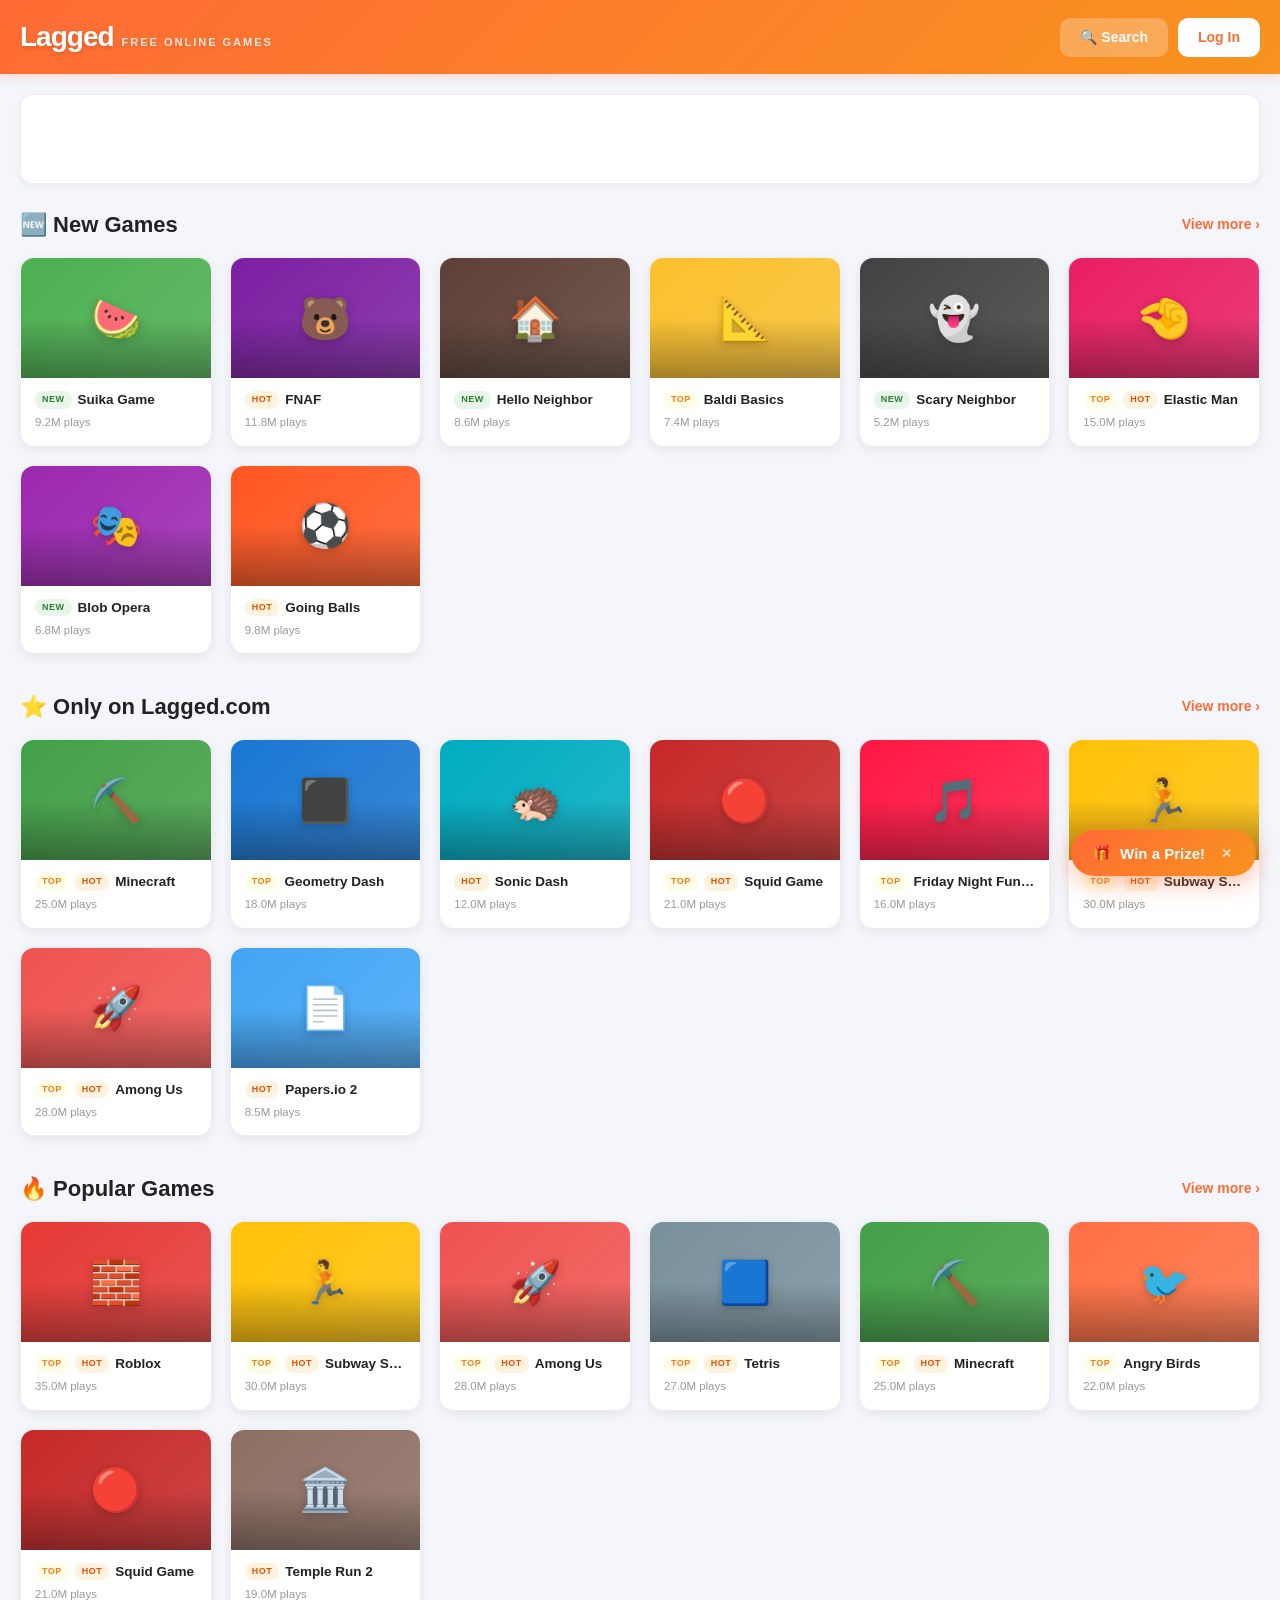
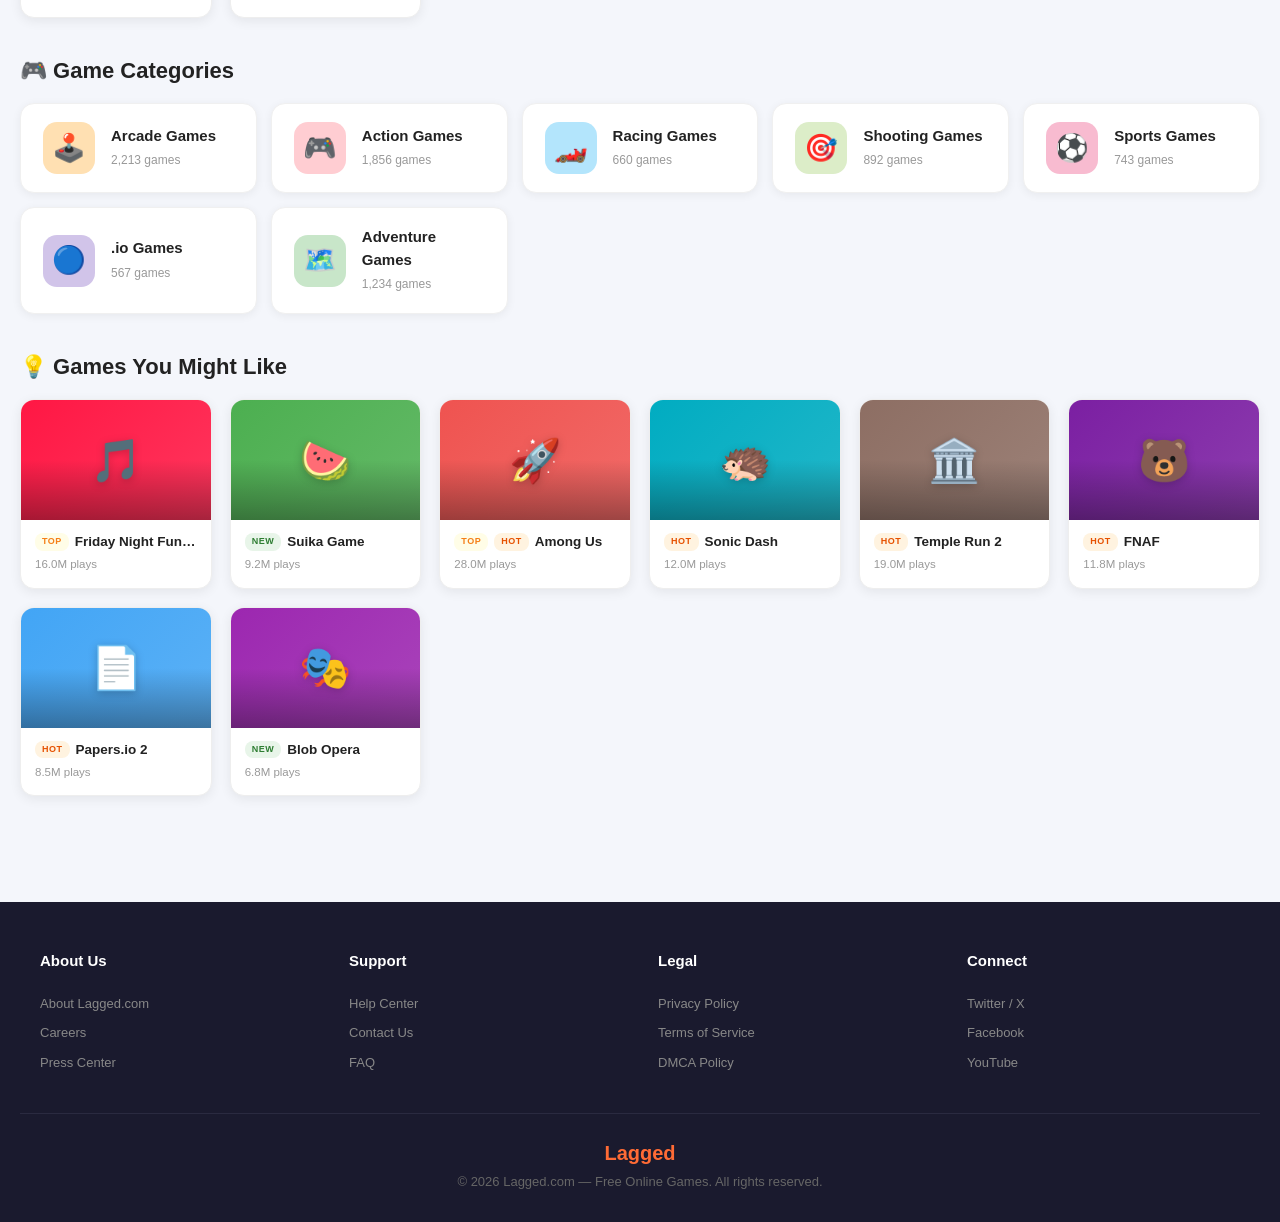
<file: index.html>
<!DOCTYPE html>
<html lang="en">
<head>
    <meta charset="UTF-8">
    <meta name="viewport" content="width=device-width, initial-scale=1.0">
    <title>Free Online Games - Play Now</title>
    <style>
        * { margin: 0; padding: 0; box-sizing: border-box; }
        body { font-family: -apple-system, BlinkMacSystemFont, 'Segoe UI', Arial, sans-serif; background: #f4f6fb; color: #222; line-height: 1.5; }
        a { text-decoration: none; color: inherit; }

        .header { background: linear-gradient(135deg, #ff6b35 0%, #f7931e 100%); padding: 16px 20px; position: sticky; top: 0; z-index: 100; box-shadow: 0 2px 12px rgba(255,107,53,0.25); }
        .header-inner { max-width: 1400px; margin: 0 auto; display: flex; align-items: center; justify-content: space-between; }
        .logo { font-size: 28px; font-weight: 900; color: #fff; letter-spacing: -1px; text-shadow: 0 2px 4px rgba(0,0,0,0.15); }
        .logo span { font-size: 11px; font-weight: 600; opacity: 0.85; letter-spacing: 2px; margin-left: 8px; }
        .header-actions { display: flex; gap: 10px; }
        .btn { padding: 9px 20px; border-radius: 10px; cursor: pointer; font-size: 14px; border: none; font-weight: 700; transition: transform 0.15s; }
        .btn:hover { transform: scale(1.05); }
        .btn-primary { background: #fff; color: #ff6b35; }
        .btn-outline { background: rgba(255,255,255,0.25); color: #fff; backdrop-filter: blur(4px); }

        /* Ad Banner */
        .ad-banner { background: #fff; border-radius: 12px; padding: 12px; text-align: center; margin-bottom: 24px; border: 2px dashed #dde2f0; color: #bbb; font-size: 13px; min-height: 90px; display: flex; align-items: center; justify-content: center; }

        .main { max-width: 1400px; margin: 0 auto; padding: 20px; }

        .game-section { margin-bottom: 36px; }
        .section-header { display: flex; justify-content: space-between; align-items: center; margin-bottom: 16px; }
        .section-title { font-size: 22px; font-weight: 800; color: #222; display: flex; align-items: center; gap: 8px; }
        .section-link { color: #ff6b35; font-size: 14px; font-weight: 700; }
        .section-link:hover { text-decoration: underline; }

        /* Game Cards */
        .game-scroll { display: grid; grid-template-columns: repeat(auto-fill, minmax(170px, 1fr)); gap: 18px; }
        .game-card { background: #fff; border-radius: 14px; overflow: hidden; cursor: pointer; transition: all 0.25s ease; box-shadow: 0 3px 12px rgba(0,0,0,0.07); border: 1px solid #eee; }
        .game-card:hover { transform: translateY(-5px); box-shadow: 0 10px 28px rgba(0,0,0,0.14); }
        /* 图片区域 - 纯色渐变背景，不依赖外部图 */
        .game-thumb { width: 100%; height: 120px; display: flex; align-items: center; justify-content: center; font-size: 42px; position: relative; overflow: hidden; }
        .game-thumb::after { content: ''; position: absolute; inset: 0; background: linear-gradient(180deg, transparent 50%, rgba(0,0,0,0.35) 100%); }
        .thumb-emoji { position: relative; z-index: 1; filter: drop-shadow(0 2px 4px rgba(0,0,0,0.2)); }
        .game-card-info { padding: 12px 14px 14px; }
        .card-top { display: flex; align-items: center; gap: 6px; margin-bottom: 4px; }
        .tag { display: inline-block; padding: 2px 7px; border-radius: 8px; font-size: 9px; font-weight: 800; letter-spacing: 0.5px; }
        .tag-new { background: #e8f5e9; color: #2e7d32; }
        .tag-hot { background: #fff3e0; color: #e65100; }
        .tag-top { background: #fffde7; color: #f57f17; }
        .game-card-title { font-size: 13.5px; font-weight: 800; color: #222; white-space: nowrap; overflow: hidden; text-overflow: ellipsis; }
        .game-card-meta { font-size: 11.5px; color: #999; margin-top: 3px; font-weight: 500; }

        /* Category Cards */
        .category-grid { display: grid; grid-template-columns: repeat(auto-fill, minmax(210px, 1fr)); gap: 14px; margin-bottom: 30px; }
        .category-card { background: #fff; border-radius: 14px; padding: 18px 22px; display: flex; align-items: center; gap: 16px; cursor: pointer; transition: all 0.25s ease; box-shadow: 0 2px 10px rgba(0,0,0,0.06); border: 1px solid #f0f0f0; }
        .category-card:hover { transform: translateY(-3px); box-shadow: 0 6px 22px rgba(0,0,0,0.1); border-color: #ff6b35; }
        .cat-icon-wrap { width: 52px; height: 52px; border-radius: 14px; display: flex; align-items: center; justify-content: center; font-size: 26px; flex-shrink: 0; }
        .cat-icon-text { font-size: 27px; }
        .category-info h4 { font-size: 15px; font-weight: 800; }
        .category-info span { font-size: 12px; color: #999; font-weight: 500; }

        /* Search */
        .search-modal { position: fixed; inset: 0; background: rgba(255,255,255,0.97); z-index: 200; display: none; align-items: flex-start; justify-content: center; padding-top: 100px; backdrop-filter: blur(8px); }
        .search-modal.active { display: flex; animation: fadeIn 0.2s ease; }
        @keyframes fadeIn { from{opacity:0} to{opacity:1} }
        .search-input-wrap { width: 100%; max-width: 580px; padding: 0 20px; position: relative; }
        .search-input-wrap input { width: 100%; padding: 20px 25px 20px 55px; font-size: 22px; background: #fff; border: 3px solid #e0e4ef; border-radius: 18px; outline: none; font-family: inherit; transition: border-color 0.2s; }
        .search-input-wrap input:focus { border-color: #ff6b35; }
        .search-input-wrap::before { content: '\1F50D'; position: absolute; left: 32px; top: 52%; transform: translateY(-50%); font-size: 22px; pointer-events: none; }
        .search-close { position: absolute; top: 24px; right: 24px; width: 46px; height: 46px; border-radius: 50%; background: #f0f0f0; border: none; font-size: 20px; cursor: pointer; }
        #searchResults { max-height: 420px; overflow-y: auto; padding: 12px 20px; width: 100%; max-width: 580px; }
        .search-item { padding: 14px 18px; background: #fff; margin-bottom: 8px; border-radius: 12px; cursor: pointer; font-weight: 600; box-shadow: 0 1px 4px rgba(0,0,0,0.06); transition: all 0.15s; }
        .search-item:hover { background: #fff8f5; transform: translateX(4px); }

        /* Modal */
        .modal-overlay { position: fixed; inset: 0; background: rgba(0,0,0,0.55); z-index: 300; display: none; align-items: center; justify-content: center; backdrop-filter: blur(4px); }
        .modal-overlay.active { display: flex; animation: fadeIn 0.25s ease; }
        .modal-box { background: #fff; border-radius: 20px; max-width: 500px; width: 92%; overflow: hidden; box-shadow: 0 20px 60px rgba(0,0,0,0.3); }
        .modal-thumb { height: 200px; display: flex; align-items: center; justify-content: center; font-size: 72px; position: relative; }
        .modal-thumb::after { content:'';position:absolute;inset:0;background:linear-gradient(180deg,transparent 40%,rgba(0,0,0,0.45) 100%); }
        .modal-body { padding: 24px 28px 28px; }
        .modal-title { font-size: 26px; font-weight: 900; margin-bottom: 6px; }
        .modal-cat { color: #888; font-size: 15px; font-weight: 600; margin-bottom: 14px; }
        .modal-desc { color: #555; font-size: 14.5px; line-height: 1.65; margin-bottom: 24px; }
        .modal-btns { display: flex; gap: 12px; }
        .modal-btn { flex: 1; padding: 14px; border: none; border-radius: 12px; font-size: 16px; font-weight: 800; cursor: pointer; transition: all 0.2s; }
        .modal-btn:hover { transform: scale(1.03); }
        .btn-play { background: linear-gradient(135deg,#ff6b35,#f7931e); color: #fff; }
        .btn-like { background: #f4f6fb; color: #555; }

        /* Floating Ad Button */
        .ad-float-btn {
            position: fixed;
            bottom: 24px;
            right: 24px;
            z-index: 9999;
            background: linear-gradient(135deg, #ff6b35, #f7931e);
            color: #fff;
            border: none;
            border-radius: 50px;
            padding: 14px 22px;
            font-size: 15px;
            font-weight: 800;
            cursor: pointer;
            box-shadow: 0 6px 24px rgba(255,107,53,0.45);
            display: flex;
            align-items: center;
            gap: 8px;
            animation: adPulse 2.5s ease-in-out infinite;
            transition: transform 0.15s;
        }
        .ad-float-btn:hover { transform: scale(1.07); }
        .ad-float-btn .ad-close {
            margin-left: 6px;
            opacity: 0.7;
            font-size: 13px;
            line-height: 1;
            padding: 0 2px;
        }
        .ad-float-btn .ad-close:hover { opacity: 1; }
        @keyframes adPulse {
            0%,100% { box-shadow: 0 6px 24px rgba(255,107,53,0.45); }
            50% { box-shadow: 0 8px 32px rgba(255,107,53,0.75); transform: translateY(-2px); }
        }

        /* Ad Overlay (插屏广告遮罩) */
        .ad-overlay {
            position: fixed;
            inset: 0;
            background: rgba(0,0,0,0.7);
            z-index: 10000;
            display: none;
            align-items: center;
            justify-content: center;
            backdrop-filter: blur(4px);
            animation: fadeIn 0.25s ease;
        }
        .ad-overlay.active { display: flex; }
        .ad-overlay-box {
            background: #fff;
            border-radius: 20px;
            max-width: 420px;
            width: 92%;
            overflow: hidden;
            box-shadow: 0 24px 60px rgba(0,0,0,0.4);
            position: relative;
        }
        .ad-overlay-header {
            background: linear-gradient(135deg,#ff6b35,#f7931e);
            padding: 18px 24px 14px;
            display: flex;
            align-items: center;
            justify-content: space-between;
        }
        .ad-overlay-header h3 { color: #fff; font-size: 17px; font-weight: 900; }
        .ad-overlay-close {
            background: rgba(255,255,255,0.25);
            border: none;
            border-radius: 50%;
            width: 32px;
            height: 32px;
            color: #fff;
            font-size: 16px;
            cursor: pointer;
            display: flex;
            align-items: center;
            justify-content: center;
        }
        .ad-overlay-body {
            padding: 20px;
            min-height: 200px;
            display: flex;
            flex-direction: column;
            align-items: center;
            justify-content: center;
            gap: 14px;
        }
        .ad-overlay-banner { width: 100%; min-height: 120px; background: #f4f6fb; border-radius: 10px; display: flex; align-items: center; justify-content: center; color: #bbb; font-size: 13px; overflow: hidden; }
        .ad-overlay-cta {
            width: 100%;
            padding: 14px;
            background: linear-gradient(135deg,#ff6b35,#f7931e);
            color: #fff;
            border: none;
            border-radius: 12px;
            font-size: 16px;
            font-weight: 800;
            cursor: pointer;
            transition: transform 0.15s;
        }
        .ad-overlay-cta:hover { transform: scale(1.03); }

        /* Top Ad Banner (真实广告容器) */
        .ad-banner-top {
            background: #fff;
            border-radius: 12px;
            padding: 8px;
            text-align: center;
            margin-bottom: 24px;
            min-height: 90px;
            display: flex;
            align-items: center;
            justify-content: center;
            overflow: hidden;
            border: 1px solid #eee;
            box-shadow: 0 2px 8px rgba(0,0,0,0.05);
        }

        /* Footer */
        .footer { background: #1a1a2e; color: #aaa; padding: 48px 20px 30px; margin-top: 50px; }
        .footer-inner { max-width: 1200px; margin: 0 auto; display: grid; grid-template-columns: repeat(4, 1fr); gap: 36px; }
        .footer-col h4 { color: #fff; font-size: 15px; font-weight: 800; margin-bottom: 16px; }
        .footer-col a { display: block; color: #888; font-size: 13px; padding: 5px 0; transition: color 0.2s; }
        .footer-col a:hover { color: #ff6b35; }
        .footer-bottom { text-align: center; margin-top: 36px; padding-top: 24px; border-top: 1px solid #2a2a40; color: #666; font-size: 13px; }
        .footer-brand { font-size: 20px; font-weight: 900; color: #ff6b35; margin-bottom: 4px; }
    </style>
</head>
<body>

<!-- Header -->
<header class="header">
    <div class="header-inner">
        <div class="logo">Lagged<span>FREE ONLINE GAMES</span></div>
        <div class="header-actions">
            <button class="btn btn-outline" onclick="document.getElementById('searchModal').classList.add('active')">🔍 Search</button>
            <a href="#" class="btn btn-primary">Log In</a>
        </div>
    </div>
</header>

<!-- Search Modal -->
<div class="search-modal" id="searchModal">
    <button class="search-close" onclick="document.getElementById('searchModal').classList.remove('active')">✕</button>
    <div class="search-container">
        <div class="search-input-wrap">
            <input type="text" placeholder="Search games..." id="searchInput" oninput="handleSearch(event)">
        </div>
        <div id="searchResults"></div>
    </div>
</div>

<!-- Main -->
<main class="main">

    <!-- 顶部广告横幅 (nap5k banner) -->
    <div class="ad-banner-top">
        <div id="adBannerSlot" style="width:100%;text-align:center;"></div>
    </div>

    <!-- New Games -->
    <section class="game-section">
        <div class="section-header">
            <h2 class="section-title">🆕 New Games</h2>
            <a href="#" class="section-link">View more ›</a>
        </div>
        <div class="game-scroll" id="newGames"></div>
    </section>

    <!-- Only on Lagged -->
    <section class="game-section">
        <div class="section-header">
            <h2 class="section-title">⭐ Only on Lagged.com</h2>
            <a href="#" class="section-link">View more ›</a>
        </div>
        <div class="game-scroll" id="laggedExclusive"></div>
    </section>

    <!-- Popular -->
    <section class="game-section">
        <div class="section-header">
            <h2 class="section-title">🔥 Popular Games</h2>
            <a href="#" class="section-link">View more ›</a>
        </div>
        <div class="game-scroll" id="popularGames"></div>
    </section>

    <!-- Categories -->
    <section class="game-section">
        <div class="section-header">
            <h2 class="section-title">🎮 Game Categories</h2>
        </div>
        <div class="category-grid" id="categoryGrid"></div>
    </section>

    <!-- Recommended -->
    <section class="game-section">
        <div class="section-header">
            <h2 class="section-title">💡 Games You Might Like</h2>
        </div>
        <div class="game-scroll" id="recommendedGames"></div>
    </section>

</main>

<!-- Game Modal -->
<div class="modal-overlay" id="gameModal" onclick="if(event.target===this)this.classList.remove('active')">
    <div class="modal-box" onclick="event.stopPropagation()">
        <div class="modal-thumb" id="modalThumb"><span class="thumb-emoji" id="modalEmoji"></span></div>
        <div class="modal-body">
            <div class="modal-title" id="modalTitle"></div>
            <div class="modal-cat" id="modalCat"></div>
            <p class="modal-desc" id="modalDesc"></p>
            <div class="modal-btns">
                <button class="modal-btn btn-play" id="playBtn">▶ Play Now</button>
                <button class="modal-btn btn-like" id="likeBtn">🤍 Like</button>
            </div>
        </div>
    </div>
</div>

<!-- 悬浮广告按钮 -->
<button class="ad-float-btn" id="adFloatBtn" onclick="showAdOverlay()">
    🎁 <span>Win a Prize!</span>
    <span class="ad-close" onclick="event.stopPropagation();document.getElementById('adFloatBtn').style.display='none'" title="Close">✕</span>
</button>

<!-- 插屏广告弹窗 -->
<div class="ad-overlay" id="adOverlay" onclick="if(event.target===this)closeAdOverlay()">
    <div class="ad-overlay-box" onclick="event.stopPropagation()">
        <div class="ad-overlay-header">
            <h3>🎮 Special Offer for Gamers!</h3>
            <button class="ad-overlay-close" onclick="closeAdOverlay()">✕</button>
        </div>
        <div class="ad-overlay-body">
            <div class="ad-overlay-banner" id="adOverlayContent">
                <span>Loading offer...</span>
            </div>
            <button class="ad-overlay-cta" onclick="claimOffer()">🎯 Claim Offer Now</button>
        </div>
    </div>
</div>

<!-- Footer -->
<footer class="footer">
    <div class="footer-inner">
        <div class="footer-col">
            <h4>About Us</h4>
            <a href="about.html">About Lagged.com</a>
            <a href="#">Careers</a>
            <a href="#">Press Center</a>
        </div>
        <div class="footer-col">
            <h4>Support</h4>
            <a href="#">Help Center</a>
            <a href="#">Contact Us</a>
            <a href="#">FAQ</a>
        </div>
        <div class="footer-col">
            <h4>Legal</h4>
            <a href="privacy-policy.html">Privacy Policy</a>
            <a href="#">Terms of Service</a>
            <a href="#">DMCA Policy</a>
        </div>
        <div class="footer-col">
            <h4>Connect</h4>
            <a href="#">Twitter / X</a>
            <a href="#">Facebook</a>
            <a href="#">YouTube</a>
        </div>
    </div>
    <div class="footer-bottom">
        <div class="footer-brand">Lagged</div>
        &copy; 2026 Lagged.com &mdash; Free Online Games. All rights reserved.
    </div>
</footer>

<script>
// ========== 游戏数据（纯文字+颜色，零外部依赖） ==========
var GAMES = [
    {id:1,title:"Suika Game",cat:"Arcade",icon:"🍉",color:"#4CAF50",plays:9200000,tags:["NEW"]},
    {id:2,title:"FNAF",cat:"Action",icon:"🐻",color:"#7B1FA2",plays:11800000,tags:["HOT"]},
    {id:3,title:"Hello Neighbor",cat:"Action",icon:"🏠",color:"#5D4037",plays:8600000,tags:["NEW"]},
    {id:4,title:"Baldi Basics",cat:"Puzzle",icon:"📐",color:"#FBC02D",plays:7400000,tags:["TOP"]},
    {id:5,title:"Scary Neighbor",cat:"Action",icon:"👻",color:"#424242",plays:5200000,tags:["NEW"]},
    {id:6,title:"Elastic Man",cat:"Arcade",icon:"🤏",color:"#E91E63",plays:15000000,tags:["TOP","HOT"]},
    {id:7,title:"Blob Opera",cat:"Creative",icon:"🎭",color:"#9C27B0",plays:6800000,tags:["NEW"]},
    {id:8,title:"Going Balls",cat:"Arcade",icon:"⚽",color:"#FF5722",plays:9800000,tags:["HOT"]},
    {id:9,title:"Minecraft",cat:"Adventure",icon:"⛏️",color:"#43A047",plays:25000000,tags:["TOP","HOT"]},
    {id:10,title:"Geometry Dash",cat:"Arcade",icon:"⬛",color:"#1976D2",plays:18000000,tags:["TOP"]},
    {id:11,title:"Sonic Dash",cat:"Racing",icon:"🦔",color:"#00ACC1",plays:12000000,tags:["HOT"]},
    {id:12,title:"Squid Game",cat:"Action",icon:"🔴",color:"#C62828",plays:21000000,tags:["TOP","HOT"]},
    {id:13,title:"Friday Night Funkin'",cat:"Music",icon:"🎵",color:"#FF1744",plays:16000000,tags:["TOP"]},
    {id:14,title:"Subway Surfers",cat:"Arcade",icon:"🏃",color:"#FFC107",plays:30000000,tags:["TOP","HOT"]},
    {id:15,title:"Among Us",cat:"Action",icon:"🚀",color:"#EF5350",plays:28000000,tags:["TOP","HOT"]},
    {id:16,title:"Papers.io 2",cat:".io",icon:"📄",color:"#42A5F5",plays:8500000,tags:["HOT"]},
    {id:17,title:"Stickman Hook",cat:"Arcade",icon:"🪝",color:"#AB47BC",plays:11200000,tags:["NEW"]},
    {id:18,title:"Angry Birds",cat:"Puzzle",icon:"🐦",color:"#FF7043",plays:22000000,tags:["TOP"]},
    {id:19,title:"Temple Run 2",cat:"Arcade",icon:"🏛️",color:"#8D6E63",plays:19000000,tags:["HOT"]},
    {id:20,title:"Cut The Rope",cat:"Puzzle",icon:"🍬",color:"#66BB6A",plays:14000000,tags:["TOP"]},
    {id:21,title:"Roblox",cat:"Adventure",icon:"🧱",color:"#E53935",plays:35000000,tags:["TOP","HOT"]},
    {id:22,title:"Tetris",cat:"Puzzle",icon:"🟦",color:"#78909C",plays:27000000,tags:["TOP","HOT"]},
    {id:23,title:"Flappy Bird",cat:"Arcade",icon:"🐦",color:"#FFA726",plays:16000000,tags:["HOT"]},
    {id:24,title:"2048",cat:"Puzzle",icon:"🔢",color:"#FFB74D",plays:13000000,tags:["NEW"]}
];

function fmt(n){return n>=1e6?(n/1e6).toFixed(1)+'M':n>=1e3?(n/1e3).toFixed(0)+'K':n;}
function tg(t){var m={NEW:'<span class="tag tag-new">NEW</span>',HOT:'<span class="tag tag-hot">HOT</span>',TOP:'<span class="tag tag-top">TOP</span>'};return(t||[]).map(function(x){return m[x]||''}).join('');}

function card(g){
    return '<div class="game-card" onclick="openModal('+g.id+')">'+
        '<div class="game-thumb" style="background:linear-gradient(135deg,'+g.color+', '+g.color+'dd)"><span class="thumb-emoji">'+g.icon+'</span></div>'+
        '<div class="game-card-info"><div class="card-top">'+tg(g.tags)+'<span class="game-card-title">'+g.title+'</span></div>'+
        '<div class="game-card-meta">'+fmt(g.plays)+' plays</div></div></div>';
}

function openModal(id){
    var g;
    for(var i=0;i<GAMES.length;i++){if(GAMES[i].id===id){g=GAMES[i];break;}}
    if(!g)return;
    document.getElementById('modalThumb').style.background='linear-gradient(135deg,'+g.color+','+g.color+'cc)';
    document.getElementById('modalEmoji').textContent=g.icon;
    document.getElementById('modalTitle').textContent=g.title;
    document.getElementById('modalCat').textContent=g.icon+' '+g.cat+' • '+fmt(g.plays)+' plays';
    document.getElementById('modalDesc').textContent='Play '+g.title+' free online! One of the most popular '+g.cat.toLowerCase()+" games with over "+fmt(g.plays)+" players worldwide.";
}

function handleSearch(e){
    var q=e.target.value.toLowerCase();
    var r=document.getElementById('searchResults');
    if(q.length<2){r.innerHTML='';return;}
    var f=[];
    for(var i=0;i<GAMES.length;i++){if(GAMES[i].title.toLowerCase().indexOf(q)!==-1||GAMES[i].cat.toLowerCase().indexOf(q)!==-1)f.push(GAMES[i]);}
    f=f.slice(0,8);
    r.innerHTML=f.length?f.map(function(g){return '<div class="search-item" onclick="openModal('+g.id+')">'+g.icon+' '+g.title+' <small style="color:#888;font-weight:normal">'+g.cat+'</small></div>';}).join(''):'<p style="color:#888;text-align:center;padding:24px;">No games found</p>';
}

/* ============ 渲染页面 ============ */
(function(){
    // New Games
    document.getElementById('newGames').innerHTML=GAMES.slice(0,8).map(card).join('');
    // Exclusive
    document.getElementById('laggedExclusive').innerHTML=GAMES.slice(8,16).map(card).join('');
    // Popular (by plays)
    var sorted=[].concat(GAMES).sort(function(a,b){return b.plays-a.plays});
    document.getElementById('popularGames').innerHTML=sorted.slice(0,8).map(card).join('');
    // Categories
    var cats=[
        {name:'Arcade Games',icon:'🕹️',bg:'#FFE0B2',count:2213},
        {name:'Action Games',icon:'🎮',bg:'#FFCDD2',count:1856},
        {name:'Racing Games',icon:'🏎️',bg:'#B3E5FC',count:660},
        {name:'Shooting Games',icon:'🎯',bg:'#DCEDC8',count:892},
        {name:'Sports Games',icon:'⚽',bg:'#F8BBD0',count:743},
        {name:'.io Games',icon:'🔵',bg:'#D1C4E9',count:567},
        {name:'Adventure Games',icon:'🗺️',bg:'#C8E6C9',count:1234}
    ];
    document.getElementById('categoryGrid').innerHTML=cats.map(function(c){
        return '<div class="category-card"><div class="cat-icon-wrap" style="background:'+c.bg+'"><span class="cat-icon-text">'+c.icon+'</span></div>'+
        '<div class="category-info"><h4>'+c.name+'</h4><span>'+c.count.toLocaleString()+' games</span></div></div>';
    }).join('');
    // Recommended (shuffle)
    var shuffled=[].concat(GAMES).sort(function(){return Math.random()-0.5});
    document.getElementById('recommendedGames').innerHTML=shuffled.slice(0,8).map(card).join('');

})();
</script>

<!-- 广告脚本（立即加载，不延迟） -->
<script>
/* ====== 广告管理 ====== */
var _adLoaded = false;

function loadAds() {
    if (_adLoaded) return;
    _adLoaded = true;
    // nap5k banner (zone 11071850) - 顶部横幅
    try {
        var s1 = document.createElement('script');
        s1.dataset.zone = '11071850';
        s1.src = 'https://nap5k.com/tag.min.js';
        s1.async = true;
        document.getElementById('adBannerSlot').appendChild(s1);
    } catch(e) {}
    // quge5 (zone 244078)
    try {
        var s2 = document.createElement('script');
        s2.src = 'https://quge5.com/88/tag.min.js';
        s2.async = true;
        s2.dataset.zone = '244078';
        s2.dataset.cfasync = 'false';
        document.body.appendChild(s2);
    } catch(e) {}
    // n6wxm vignette / interstitial (zone 11073066)
    try {
        var s3 = document.createElement('script');
        s3.dataset.zone = '11073066';
        s3.src = 'https://n6wxm.com/vignette.min.js';
        s3.async = true;
        document.body.appendChild(s3);
    } catch(e) {}
}

// 页面加载完后 1 秒自动加载广告
window.addEventListener('load', function() {
    setTimeout(loadAds, 1000);
});

/* ====== 悬浮按钮 / 插屏广告逻辑 ====== */
function showAdOverlay() {
    // 先确保广告脚本已加载
    loadAds();
    document.getElementById('adOverlay').classList.add('active');
    // 尝试触发 n6wxm vignette
    try {
        if (typeof window.__vignette !== 'undefined') {
            window.__vignette.show();
        }
    } catch(e) {}
}

function closeAdOverlay() {
    document.getElementById('adOverlay').classList.remove('active');
}

function claimOffer() {
    closeAdOverlay();
    // 触发一次广告点击（open 新标签，吸引用户）
    // 实际广告网络会在 vignette 触发后自动展示
    loadAds();
}
</script>

<!-- Infolinks -->
<script type="text/javascript">
var infolinks_pid = 3445784;
var infolinks_wsid = 0;
</script>
<script type="text/javascript" src="https://resources.infolinks.com/js/infolinks_main.js"></script>

<!-- nap5k.com Ad -->
<script>(function(s){s.dataset.zone='11080792',s.src='https://nap5k.com/tag.min.js'})([document.documentElement, document.body].filter(Boolean).pop().appendChild(document.createElement('script')))</script>

<!-- omg10.com Ad -->
<script src="https://omg10.com/4/11080868"></script>

</body>
</html>
</file>
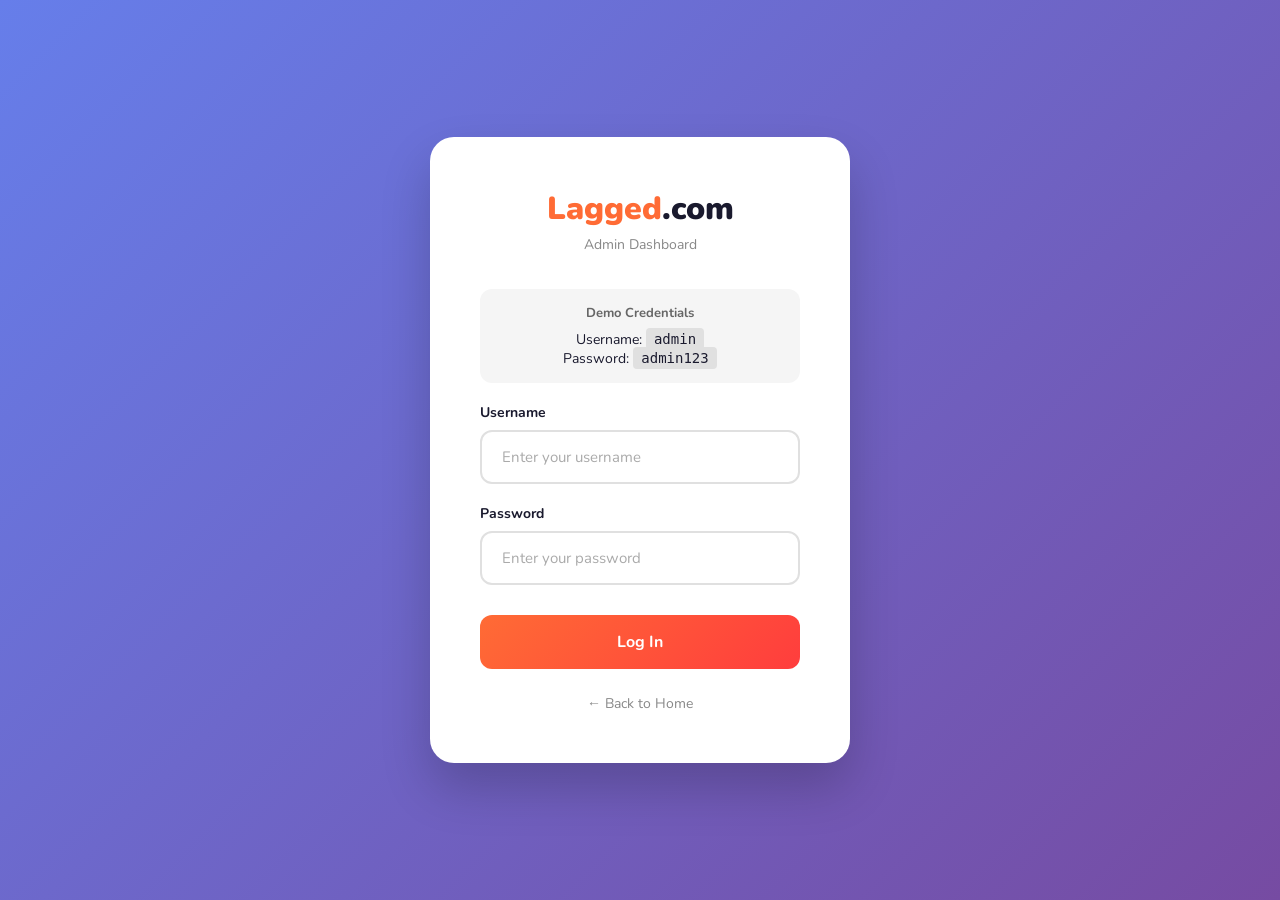
<file: admin/index.html>
<!DOCTYPE html>
<html lang="en">
<head>
    <meta charset="UTF-8">
    <meta name="viewport" content="width=device-width, initial-scale=1.0">
    <title>Admin Login - Lagged</title>
    <link rel="preconnect" href="https://fonts.googleapis.com">
    <link rel="preconnect" href="https://fonts.gstatic.com" crossorigin>
    <link href="https://fonts.googleapis.com/css2?family=Nunito:wght@400;500;600;700;800;900&display=swap" rel="stylesheet">
    <style>
        * {
            margin: 0;
            padding: 0;
            box-sizing: border-box;
        }

        body {
            font-family: 'Nunito', -apple-system, BlinkMacSystemFont, sans-serif;
            background: linear-gradient(135deg, #667eea 0%, #764ba2 100%);
            min-height: 100vh;
            display: flex;
            align-items: center;
            justify-content: center;
            padding: 20px;
        }

        .login-container {
            background: white;
            border-radius: 24px;
            padding: 50px;
            width: 100%;
            max-width: 420px;
            box-shadow: 0 25px 50px rgba(0,0,0,0.2);
            animation: slideUp 0.5s ease;
        }

        @keyframes slideUp {
            from {
                opacity: 0;
                transform: translateY(30px);
            }
            to {
                opacity: 1;
                transform: translateY(0);
            }
        }

        .logo {
            text-align: center;
            margin-bottom: 35px;
        }

        .logo a {
            font-size: 32px;
            font-weight: 900;
            color: #ff6b35;
            text-decoration: none;
        }

        .logo span {
            color: #1a1a2e;
        }

        .logo-sub {
            font-size: 14px;
            color: #888;
            margin-top: 5px;
        }

        .form-group {
            margin-bottom: 20px;
        }

        .form-label {
            display: block;
            font-weight: 700;
            font-size: 14px;
            color: #1a1a2e;
            margin-bottom: 8px;
        }

        .form-input {
            width: 100%;
            padding: 15px 20px;
            border: 2px solid #e0e0e0;
            border-radius: 12px;
            font-size: 15px;
            font-family: inherit;
            transition: all 0.3s ease;
        }

        .form-input:focus {
            outline: none;
            border-color: #ff6b35;
            box-shadow: 0 0 0 4px rgba(255,107,53,0.1);
        }

        .form-input::placeholder {
            color: #aaa;
        }

        .submit-btn {
            width: 100%;
            padding: 16px;
            background: linear-gradient(135deg, #ff6b35, #ff3d3d);
            color: white;
            border: none;
            border-radius: 12px;
            font-size: 16px;
            font-weight: 700;
            font-family: inherit;
            cursor: pointer;
            transition: all 0.3s ease;
            margin-top: 10px;
        }

        .submit-btn:hover {
            transform: translateY(-2px);
            box-shadow: 0 8px 25px rgba(255,107,53,0.4);
        }

        .back-link {
            display: block;
            text-align: center;
            margin-top: 25px;
            color: #888;
            font-size: 14px;
            text-decoration: none;
            transition: color 0.3s ease;
        }

        .back-link:hover {
            color: #ff6b35;
        }

        .demo-hint {
            background: #f5f5f5;
            border-radius: 12px;
            padding: 15px;
            margin-bottom: 20px;
            text-align: center;
        }

        .demo-hint-title {
            font-weight: 700;
            font-size: 13px;
            color: #666;
            margin-bottom: 8px;
        }

        .demo-hint-credentials {
            font-size: 14px;
            color: #1a1a2e;
        }

        .demo-hint-credentials code {
            background: #e0e0e0;
            padding: 3px 8px;
            border-radius: 4px;
            font-family: monospace;
        }

        .error-message {
            background: #fee2e2;
            color: #dc2626;
            padding: 12px 16px;
            border-radius: 8px;
            font-size: 14px;
            margin-bottom: 20px;
            display: none;
        }

        .error-message.show {
            display: block;
            animation: shake 0.5s ease;
        }

        @keyframes shake {
            0%, 100% { transform: translateX(0); }
            25% { transform: translateX(-5px); }
            75% { transform: translateX(5px); }
        }
    </style>
</head>
<body>
    <div class="login-container">
        <div class="logo">
            <a href="../index.html">Lagged<span>.com</span></a>
            <div class="logo-sub">Admin Dashboard</div>
        </div>

        <div class="error-message" id="errorMsg"></div>

        <div class="demo-hint">
            <div class="demo-hint-title">Demo Credentials</div>
            <div class="demo-hint-credentials">
                Username: <code>admin</code><br>
                Password: <code>admin123</code>
            </div>
        </div>

        <form id="loginForm">
            <div class="form-group">
                <label class="form-label" for="username">Username</label>
                <input type="text" id="username" class="form-input" placeholder="Enter your username" required>
            </div>

            <div class="form-group">
                <label class="form-label" for="password">Password</label>
                <input type="password" id="password" class="form-input" placeholder="Enter your password" required>
            </div>

            <button type="submit" class="submit-btn">Log In</button>
        </form>

        <a href="../index.html" class="back-link">← Back to Home</a>
    </div>

    <script src="../assets/js/data.js"></script>
    <script>
        document.getElementById('loginForm').addEventListener('submit', (e) => {
            e.preventDefault();
            
            const username = document.getElementById('username').value;
            const password = document.getElementById('password').value;
            const errorMsg = document.getElementById('errorMsg');
            
            if (GameDB.login(username, password)) {
                window.location.href = 'dashboard.html';
            } else {
                errorMsg.textContent = 'Invalid username or password. Please try again.';
                errorMsg.classList.add('show');
                setTimeout(() => {
                    errorMsg.classList.remove('show');
                }, 3000);
            }
        });
    </script>
</body>
</html>
</file>
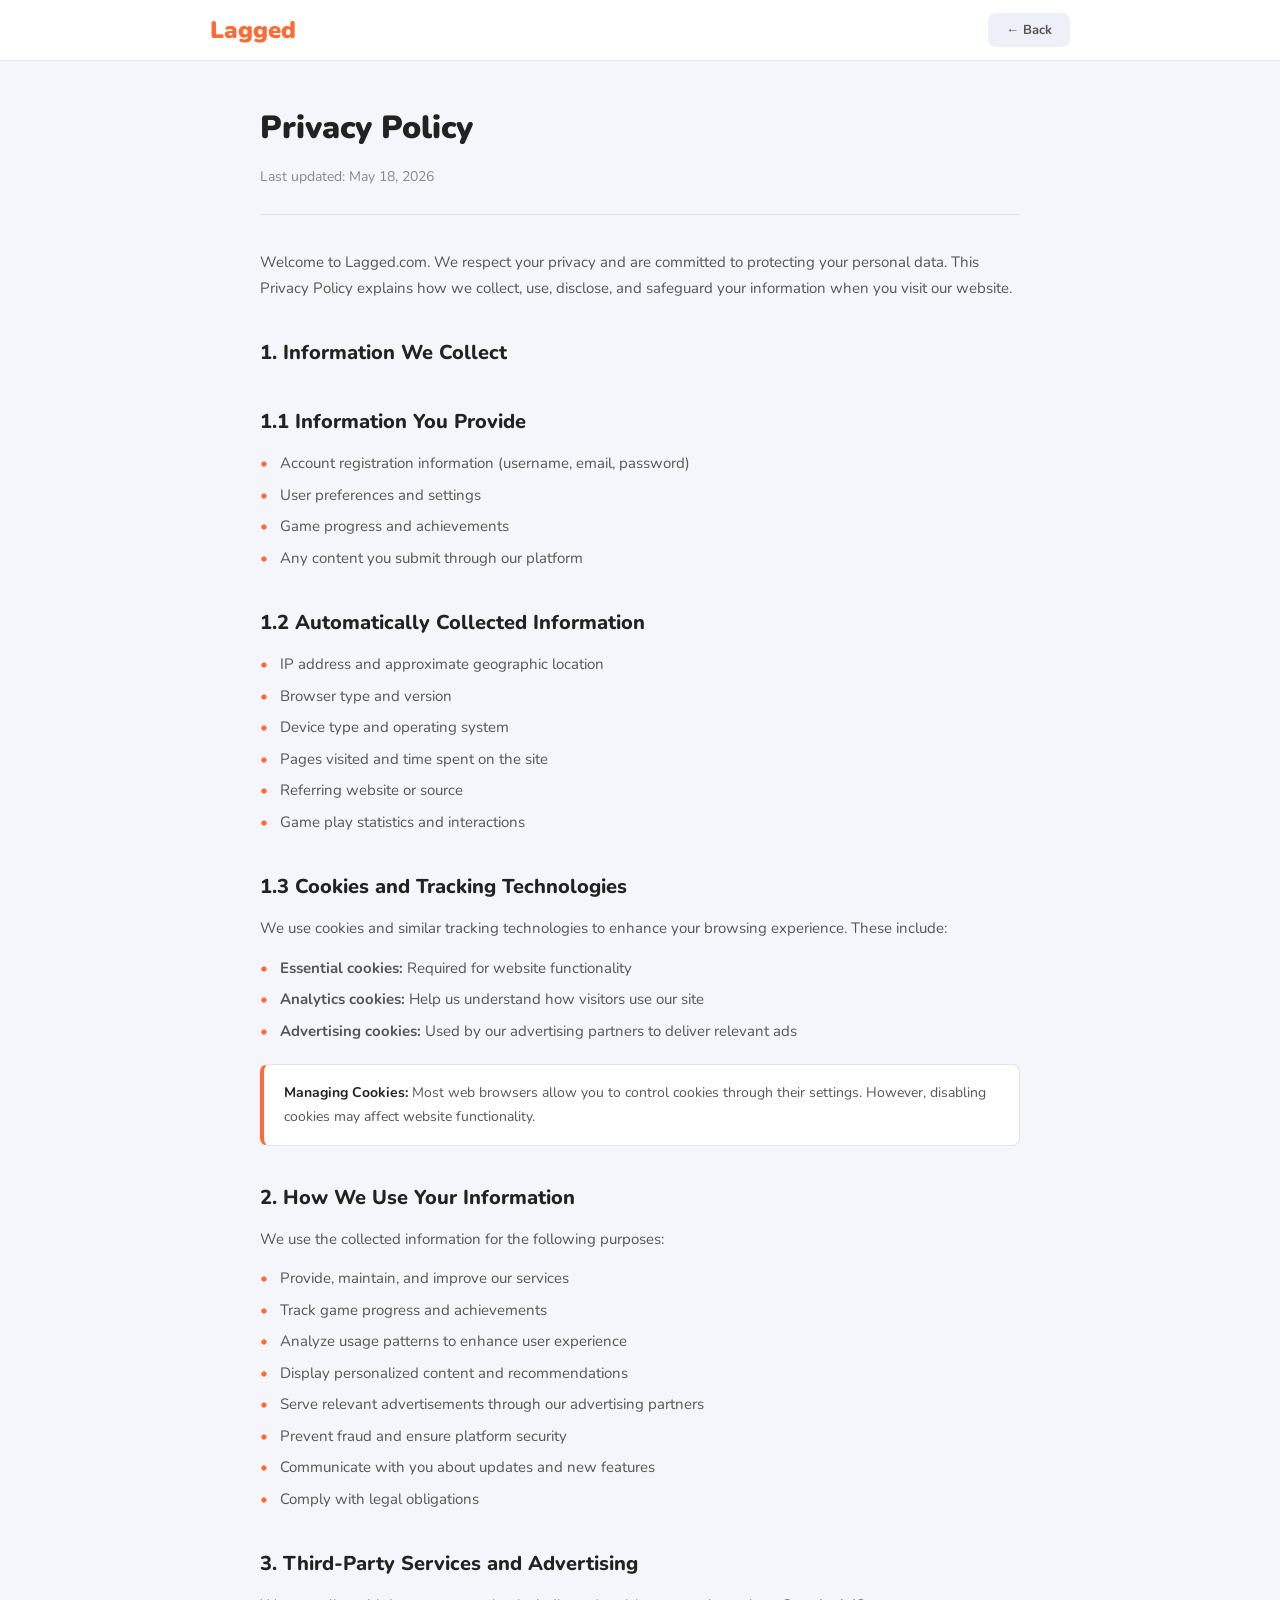
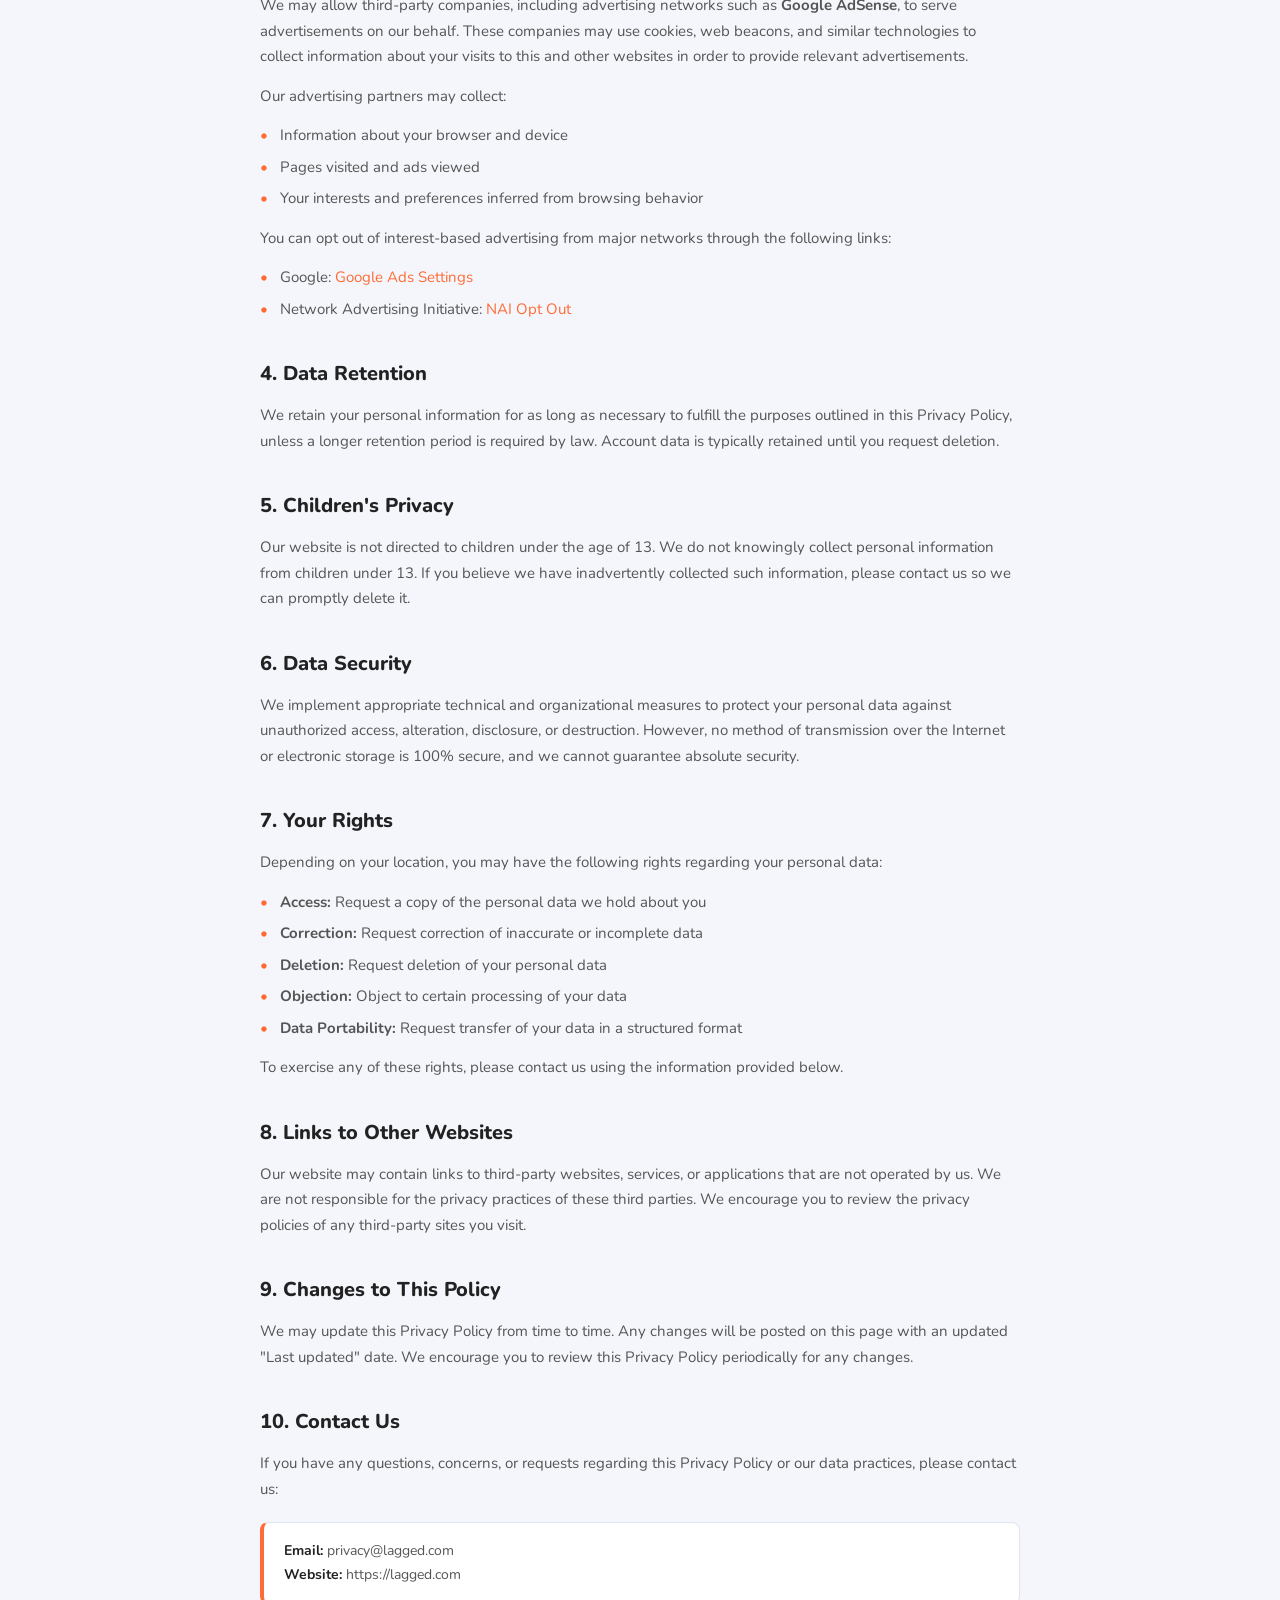
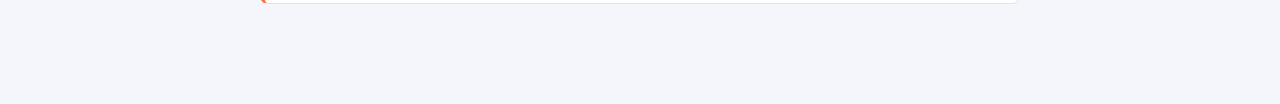
<file: privacy-policy.html>
<!DOCTYPE html>
<html lang="en">
<head>
    <meta charset="UTF-8">
    <meta name="viewport" content="width=device-width, initial-scale=1.0">
    <title>Privacy Policy - Lagged.com</title>
    <link href="https://fonts.googleapis.com/css2?family=Nunito:wght@400;500;600;700;800;900&display=swap" rel="stylesheet">
    <style>
        * { margin: 0; padding: 0; box-sizing: border-box; }

        body {
            font-family: 'Nunito', -apple-system, BlinkMacSystemFont, sans-serif;
            background: #f4f6fb;
            color: #333;
            line-height: 1.7;
        }

        a { color: #ff6b35; text-decoration: none; }
        a:hover { text-decoration: underline; }

        /* Header */
        .header {
            background: #fff;
            border-bottom: 1px solid #e0e4ef;
            position: sticky;
            top: 0;
            z-index: 100;
        }
        .header-inner {
            max-width: 900px;
            margin: 0 auto;
            display: flex;
            align-items: center;
            justify-content: space-between;
            padding: 0 20px;
            height: 60px;
        }
        .logo {
            font-size: 24px;
            font-weight: 900;
            color: #ff6b35;
        }
        .back-btn {
            padding: 8px 18px;
            border-radius: 8px;
            font-weight: 700;
            font-size: 13px;
            background: #eef0f7;
            color: #555;
            cursor: pointer;
            border: none;
            font-family: inherit;
            transition: all 0.3s ease;
        }
        .back-btn:hover {
            background: #dde2f0;
            color: #222;
        }

        /* Content */
        .container {
            max-width: 800px;
            margin: 0 auto;
            padding: 40px 20px 80px;
        }

        .page-title {
            font-size: 32px;
            font-weight: 900;
            color: #222;
            margin-bottom: 10px;
        }
        .page-date {
            font-size: 14px;
            color: #888;
            margin-bottom: 35px;
            padding-bottom: 25px;
            border-bottom: 1px solid #e0e4ef;
        }

        h2 {
            font-size: 20px;
            font-weight: 800;
            color: #222;
            margin-top: 35px;
            margin-bottom: 12px;
        }

        p {
            font-size: 15px;
            color: #555;
            margin-bottom: 14px;
        }

        ul {
            list-style: none;
            padding-left: 0;
            margin-bottom: 14px;
        }

        ul li {
            font-size: 15px;
            color: #555;
            padding-left: 20px;
            position: relative;
            margin-bottom: 6px;
        }

        ul li::before {
            content: "•";
            position: absolute;
            left: 0;
            color: #ff6b35;
            font-weight: bold;
        }

        .highlight-box {
            background: #fff;
            border: 1px solid #e0e4ef;
            border-left: 4px solid #ff6b35;
            border-radius: 8px;
            padding: 16px 20px;
            margin: 20px 0;
            font-size: 14px;
            color: #555;
        }

        .highlight-box strong {
            color: #222;
        }

        @media (max-width: 600px) {
            .page-title { font-size: 24px; }
            .container { padding: 25px 15px 60px; }
        }
    </style>
</head>
<body>
    <header class="header">
        <div class="header-inner">
            <a href="index.html" class="logo">Lagged</a>
            <button class="back-btn" onclick="history.back()">← Back</button>
        </div>
    </header>

    <div class="container">
        <h1 class="page-title">Privacy Policy</h1>
        <p class="page-date">Last updated: May 18, 2026</p>

        <p>Welcome to Lagged.com. We respect your privacy and are committed to protecting your personal data. This Privacy Policy explains how we collect, use, disclose, and safeguard your information when you visit our website.</p>

        <h2>1. Information We Collect</h2>

        <h2>1.1 Information You Provide</h2>
        <ul>
            <li>Account registration information (username, email, password)</li>
            <li>User preferences and settings</li>
            <li>Game progress and achievements</li>
            <li>Any content you submit through our platform</li>
        </ul>

        <h2>1.2 Automatically Collected Information</h2>
        <ul>
            <li>IP address and approximate geographic location</li>
            <li>Browser type and version</li>
            <li>Device type and operating system</li>
            <li>Pages visited and time spent on the site</li>
            <li>Referring website or source</li>
            <li>Game play statistics and interactions</li>
        </ul>

        <h2>1.3 Cookies and Tracking Technologies</h2>
        <p>We use cookies and similar tracking technologies to enhance your browsing experience. These include:</p>
        <ul>
            <li><strong>Essential cookies:</strong> Required for website functionality</li>
            <li><strong>Analytics cookies:</strong> Help us understand how visitors use our site</li>
            <li><strong>Advertising cookies:</strong> Used by our advertising partners to deliver relevant ads</li>
        </ul>

        <div class="highlight-box">
            <strong>Managing Cookies:</strong> Most web browsers allow you to control cookies through their settings. However, disabling cookies may affect website functionality.
        </div>

        <h2>2. How We Use Your Information</h2>
        <p>We use the collected information for the following purposes:</p>
        <ul>
            <li>Provide, maintain, and improve our services</li>
            <li>Track game progress and achievements</li>
            <li>Analyze usage patterns to enhance user experience</li>
            <li>Display personalized content and recommendations</li>
            <li>Serve relevant advertisements through our advertising partners</li>
            <li>Prevent fraud and ensure platform security</li>
            <li>Communicate with you about updates and new features</li>
            <li>Comply with legal obligations</li>
        </ul>

        <h2>3. Third-Party Services and Advertising</h2>
        <p>We may allow third-party companies, including advertising networks such as <strong>Google AdSense</strong>, to serve advertisements on our behalf. These companies may use cookies, web beacons, and similar technologies to collect information about your visits to this and other websites in order to provide relevant advertisements.</p>

        <p>Our advertising partners may collect:</p>
        <ul>
            <li>Information about your browser and device</li>
            <li>Pages visited and ads viewed</li>
            <li>Your interests and preferences inferred from browsing behavior</li>
        </ul>

        <p>You can opt out of interest-based advertising from major networks through the following links:</p>
        <ul>
            <li>Google: <a href="https://www.google.com/settings/ads" target="_blank">Google Ads Settings</a></li>
            <li>Network Advertising Initiative: <a href="https://www.networkadvertising.org/choices/" target="_blank">NAI Opt Out</a></li>
        </ul>

        <h2>4. Data Retention</h2>
        <p>We retain your personal information for as long as necessary to fulfill the purposes outlined in this Privacy Policy, unless a longer retention period is required by law. Account data is typically retained until you request deletion.</p>

        <h2>5. Children's Privacy</h2>
        <p>Our website is not directed to children under the age of 13. We do not knowingly collect personal information from children under 13. If you believe we have inadvertently collected such information, please contact us so we can promptly delete it.</p>

        <h2>6. Data Security</h2>
        <p>We implement appropriate technical and organizational measures to protect your personal data against unauthorized access, alteration, disclosure, or destruction. However, no method of transmission over the Internet or electronic storage is 100% secure, and we cannot guarantee absolute security.</p>

        <h2>7. Your Rights</h2>
        <p>Depending on your location, you may have the following rights regarding your personal data:</p>
        <ul>
            <li><strong>Access:</strong> Request a copy of the personal data we hold about you</li>
            <li><strong>Correction:</strong> Request correction of inaccurate or incomplete data</li>
            <li><strong>Deletion:</strong> Request deletion of your personal data</li>
            <li><strong>Objection:</strong> Object to certain processing of your data</li>
            <li><strong>Data Portability:</strong> Request transfer of your data in a structured format</li>
        </ul>
        <p>To exercise any of these rights, please contact us using the information provided below.</p>

        <h2>8. Links to Other Websites</h2>
        <p>Our website may contain links to third-party websites, services, or applications that are not operated by us. We are not responsible for the privacy practices of these third parties. We encourage you to review the privacy policies of any third-party sites you visit.</p>

        <h2>9. Changes to This Policy</h2>
        <p>We may update this Privacy Policy from time to time. Any changes will be posted on this page with an updated "Last updated" date. We encourage you to review this Privacy Policy periodically for any changes.</p>

        <h2>10. Contact Us</h2>
        <p>If you have any questions, concerns, or requests regarding this Privacy Policy or our data practices, please contact us:</p>
        <div class="highlight-box">
            <strong>Email:</strong> privacy@lagged.com<br>
            <strong>Website:</strong> https://lagged.com
        </div>
    </div>
</body>
</html>
</file>
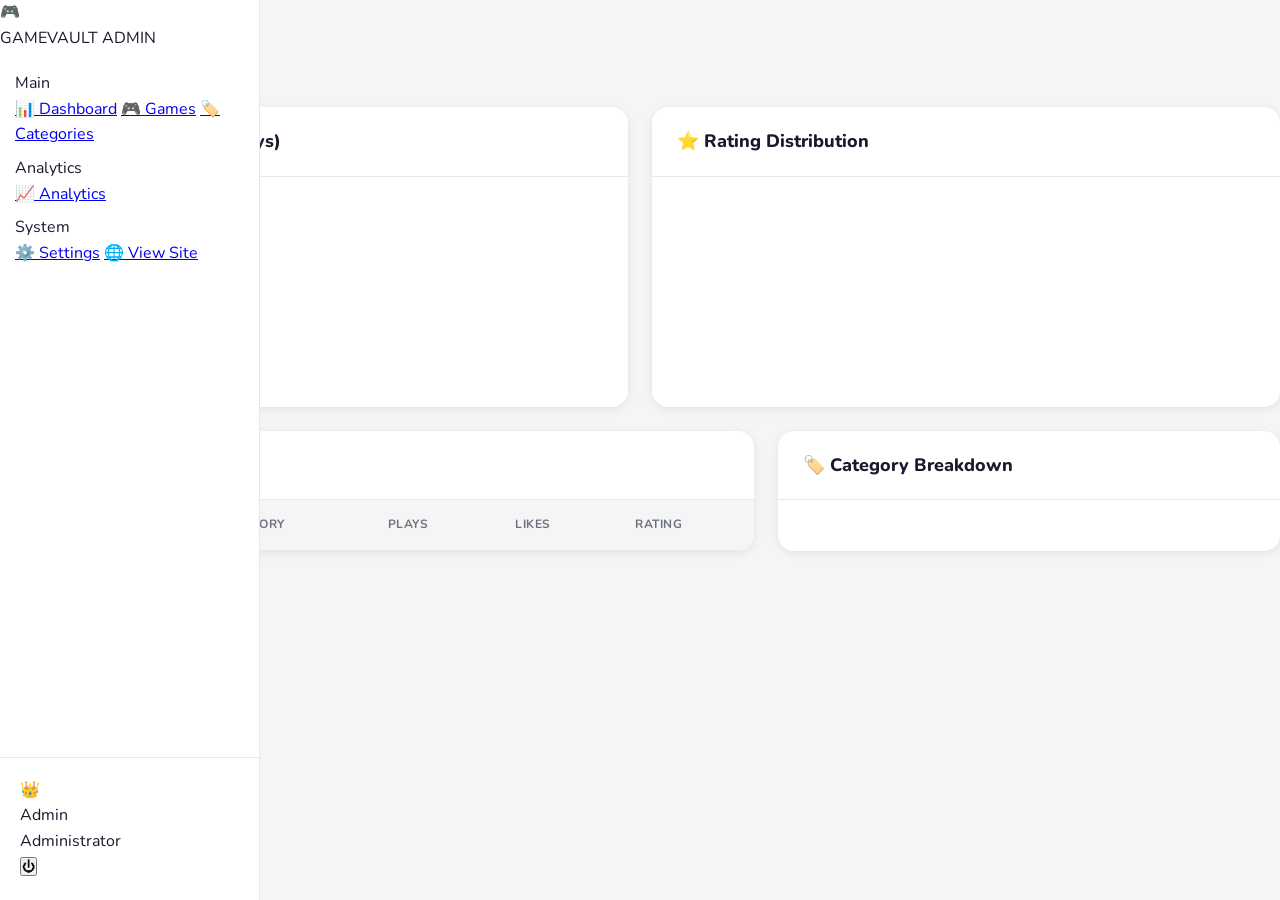
<file: admin/analytics.html>
<!DOCTYPE html>
<html lang="en">
<head>
  <meta charset="UTF-8">
  <meta name="viewport" content="width=device-width, initial-scale=1.0">
  <title>Analytics — GameVault Admin</title>
  <link rel="stylesheet" href="admin.css">
  <link rel="icon" type="image/svg+xml" href="data:image/svg+xml,<svg xmlns='http://www.w3.org/2000/svg' viewBox='0 0 100 100'><text y='.9em' font-size='90'>⚙️</text></svg>">
</head>
<body>
<div class="admin-layout">
  <aside class="sidebar">
    <div class="sidebar-header">
      <div class="sidebar-logo-icon">🎮</div>
      <span class="sidebar-logo-text">GAMEVAULT</span>
      <span class="sidebar-badge">ADMIN</span>
    </div>
    <nav class="sidebar-nav">
      <div class="sidebar-section-label">Main</div>
      <a href="dashboard.html" class="sidebar-item"><span class="sidebar-item-icon">📊</span> Dashboard</a>
      <a href="games.html" class="sidebar-item"><span class="sidebar-item-icon">🎮</span> Games</a>
      <a href="categories.html" class="sidebar-item"><span class="sidebar-item-icon">🏷️</span> Categories</a>
      <div class="sidebar-section-label" style="margin-top:.5rem">Analytics</div>
      <a href="analytics.html" class="sidebar-item active"><span class="sidebar-item-icon">📈</span> Analytics</a>
      <div class="sidebar-section-label" style="margin-top:.5rem">System</div>
      <a href="settings.html" class="sidebar-item"><span class="sidebar-item-icon">⚙️</span> Settings</a>
      <a href="../index.html" class="sidebar-item" target="_blank"><span class="sidebar-item-icon">🌐</span> View Site</a>
    </nav>
    <div class="sidebar-footer">
      <div class="sidebar-user">
        <div class="sidebar-avatar">👑</div>
        <div><div class="sidebar-user-name" id="admin-name">Admin</div><div class="sidebar-user-role">Administrator</div></div>
        <button class="logout-btn" onclick="logout()">⏻</button>
      </div>
    </div>
  </aside>
  <main class="admin-main">
    <header class="admin-header">
      <div>
        <div class="admin-header-title">Analytics</div>
        <div class="header-breadcrumb">Admin <span>›</span> Analytics</div>
      </div>
      <div class="header-actions">
        <span style="color:var(--text-muted);font-size:.85rem">📊 Real-time data from LocalStorage</span>
      </div>
    </header>
    <div class="admin-content">

      <div class="stats-grid" id="analytics-stats"></div>

      <div style="display:grid;grid-template-columns:1fr 1fr;gap:1.5rem;margin-bottom:1.5rem">
        <div class="card">
          <div class="card-header"><span class="card-title">📅 Daily Visits (Last 30 Days)</span></div>
          <div class="card-body"><div class="mini-bar-chart" id="daily-chart" style="height:180px"></div></div>
        </div>
        <div class="card">
          <div class="card-header"><span class="card-title">⭐ Rating Distribution</span></div>
          <div class="card-body" id="rating-dist"></div>
        </div>
      </div>

      <div style="display:grid;grid-template-columns:3fr 2fr;gap:1.5rem">
        <div class="card">
          <div class="card-header"><span class="card-title">🏆 Top 10 Most Played</span></div>
          <div style="overflow-x:auto">
            <table class="admin-table">
              <thead><tr><th>#</th><th>Game</th><th>Category</th><th>Plays</th><th>Likes</th><th>Rating</th></tr></thead>
              <tbody id="top-plays-body"></tbody>
            </table>
          </div>
        </div>
        <div class="card">
          <div class="card-header"><span class="card-title">🏷️ Category Breakdown</span></div>
          <div class="card-body" id="cat-breakdown"></div>
        </div>
      </div>

    </div>
  </main>
</div>
<script src="../assets/js/data.js"></script>
<script src="admin.js"></script>
<script>
if (!GameDB.isAdmin()) { window.location.href = 'index.html'; }
const user = GameDB.getSession();
if (user) document.getElementById('admin-name').textContent = user.username;

const games = GameDB.getGames();
const cats = GameDB.getCategories();
const fullStats = GameDB.getFullStats();

function fmtNum(n) { return n>=1000000?(n/1e6).toFixed(1)+'M':n>=1000?(n/1000).toFixed(1)+'K':n; }

// ---- Summary Stats ----
const avgRating = games.length ? (games.reduce((s,g) => s+(g.rating||0), 0)/games.length).toFixed(2) : 0;
const topGame = [...games].sort((a,b) => (b.plays||0)-(a.plays||0))[0];

const summaryStats = [
  { icon:'👁', value: fmtNum(fullStats.totalViews), label:'Total Views' },
  { icon:'▶', value: fmtNum(fullStats.totalPlays), label:'Total Plays' },
  { icon:'❤️', value: fmtNum(fullStats.totalLikes), label:'Total Likes' },
  { icon:'📊', value: fmtNum(fullStats.totalVisits), label:'Site Visits' },
  { icon:'⭐', value: avgRating, label:'Avg Rating' },
  { icon:'🎮', value: games.length, label:'Total Games' },
];
const statsGrid = document.getElementById('analytics-stats');
summaryStats.forEach(s => {
  const el = document.createElement('div');
  el.className = 'stat-card';
  el.innerHTML = `<span class="stat-card-icon">${s.icon}</span><div class="stat-card-value">${s.value}</div><div class="stat-card-label">${s.label}</div><div class="stat-card-bar"></div>`;
  statsGrid.appendChild(el);
});

// ---- Daily Visits (30 days) ----
const dailyChart = document.getElementById('daily-chart');
const dailyV = fullStats.dailyVisits || {};
const days30 = [];
for (let i = 29; i >= 0; i--) {
  const d = new Date(); d.setDate(d.getDate()-i);
  days30.push(d.toISOString().split('T')[0]);
}
const vals30 = days30.map(d => dailyV[d] || Math.floor(Math.random()*80+5));
const maxV = Math.max(...vals30, 1);
days30.forEach((d, i) => {
  const bar = document.createElement('div');
  bar.className = 'bar-item';
  const pct = (vals30[i]/maxV*100);
  const label = i%7===0 ? new Date(d+'T12:00:00').toLocaleDateString('en-US',{month:'short',day:'numeric'}) : '';
  bar.innerHTML = `<div class="bar-fill" style="height:${pct}%;opacity:${0.5+pct/200}" data-val="${vals30[i]}"></div><div class="bar-label">${label}</div>`;
  dailyChart.appendChild(bar);
});

// ---- Rating Distribution ----
const ratingDist = document.getElementById('rating-dist');
ratingDist.style.cssText = 'display:flex;flex-direction:column;gap:.8rem';
const buckets = {'9-10':0,'8-9':0,'7-8':0,'6-7':0,'<6':0};
games.forEach(g => {
  if(g.rating>=9) buckets['9-10']++;
  else if(g.rating>=8) buckets['8-9']++;
  else if(g.rating>=7) buckets['7-8']++;
  else if(g.rating>=6) buckets['6-7']++;
  else buckets['<6']++;
});
const maxB = Math.max(...Object.values(buckets), 1);
const bColors = {'9-10':'#2ecc71','8-9':'#a29bfe','7-8':'#ffd700','6-7':'#f39c12','<6':'#e74c3c'};
Object.entries(buckets).forEach(([range, count]) => {
  const el = document.createElement('div');
  el.style.cssText = 'display:flex;align-items:center;gap:.8rem;font-size:.85rem';
  el.innerHTML = `
    <span style="min-width:40px;text-align:right;color:var(--text-muted);font-family:var(--font-ui)">${range}</span>
    <div style="flex:1;height:18px;background:rgba(255,255,255,0.05);border-radius:4px;overflow:hidden">
      <div style="height:100%;width:${(count/maxB)*100}%;background:${bColors[range]};border-radius:4px;transition:.8s ease;display:flex;align-items:center;justify-content:flex-end;padding-right:6px">
        <span style="font-size:.7rem;font-weight:700;color:rgba(0,0,0,.8)">${count>0?count:''}</span>
      </div>
    </div>
    <span style="min-width:20px;color:var(--text-muted)">${count}</span>`;
  ratingDist.appendChild(el);
});

// ---- Top Plays Table ----
const tbody = document.getElementById('top-plays-body');
[...games].sort((a,b) => (b.plays||0)-(a.plays||0)).slice(0,10).forEach((g,i) => {
  const tr = document.createElement('tr');
  tr.innerHTML = `
    <td style="color:var(--text-muted);font-family:var(--font-title)">#${i+1}</td>
    <td>
      <div style="font-family:var(--font-ui);font-weight:600">${g.title}</div>
    </td>
    <td style="color:var(--text-muted);font-size:.85rem">${g.category}</td>
    <td><span style="color:var(--info)">▶ ${fmtNum(g.plays||0)}</span></td>
    <td><span style="color:var(--secondary)">❤️ ${fmtNum(g.likes||0)}</span></td>
    <td><span style="color:var(--accent)">★ ${g.rating||'—'}</span></td>`;
  tbody.appendChild(tr);
});

// ---- Category Breakdown ----
const catBreakEl = document.getElementById('cat-breakdown');
catBreakEl.style.cssText = 'display:flex;flex-direction:column;gap:1rem';
const catCounts = {};
games.forEach(g => catCounts[g.category] = (catCounts[g.category]||0)+1);
const sortedCC = Object.entries(catCounts).sort((a,b)=>b[1]-a[1]);
const maxCC = sortedCC[0]?.[1]||1;
sortedCC.forEach(([name, count]) => {
  const cat = cats.find(c => c.name===name);
  const el = document.createElement('div');
  el.style.cssText = 'display:flex;align-items:center;gap:.8rem;font-size:.85rem';
  el.innerHTML = `
    <span style="font-size:1.2rem;min-width:24px">${cat?.icon||'🎮'}</span>
    <span style="min-width:80px;font-family:var(--font-ui);font-weight:600;font-size:.82rem">${name}</span>
    <div style="flex:1;height:8px;background:rgba(255,255,255,0.05);border-radius:4px;overflow:hidden">
      <div style="height:100%;width:${(count/maxCC)*100}%;background:${cat?.color||'var(--gradient)'};border-radius:4px;transition:.8s ease"></div>
    </div>
    <span style="min-width:24px;color:var(--text-muted);text-align:right">${count}</span>`;
  catBreakEl.appendChild(el);
});

function logout() { GameDB.logout(); window.location.href = 'index.html'; }
</script>
</body>
</html>
</file>
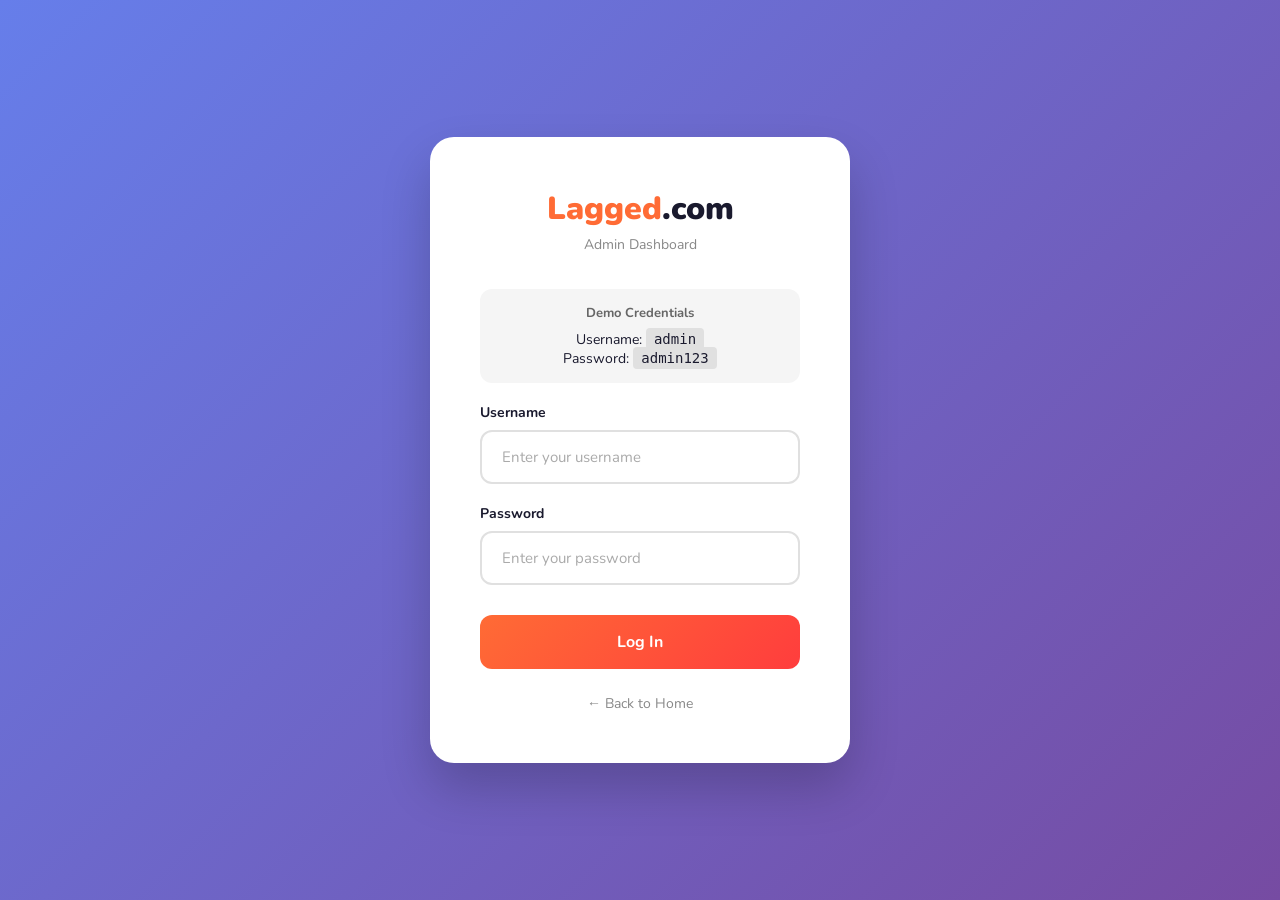
<file: admin/dashboard.html>
<!DOCTYPE html>
<html lang="en">
<head>
    <meta charset="UTF-8">
    <meta name="viewport" content="width=device-width, initial-scale=1.0">
    <title>Dashboard - Lagged Admin</title>
    <link rel="preconnect" href="https://fonts.googleapis.com">
    <link rel="preconnect" href="https://fonts.gstatic.com" crossorigin>
    <link href="https://fonts.googleapis.com/css2?family=Nunito:wght@400;500;600;700;800;900&display=swap" rel="stylesheet">
    <link rel="stylesheet" href="admin.css">
    <style>
        .modal-overlay {
            position: fixed;
            inset: 0;
            background: rgba(0,0,0,0.7);
            display: flex;
            align-items: center;
            justify-content: center;
            z-index: 1000;
            opacity: 0;
            visibility: hidden;
            transition: all 0.3s ease;
        }
        
        .modal-overlay.active {
            opacity: 1;
            visibility: visible;
        }
        
        .modal {
            background: white;
            border-radius: 16px;
            width: 100%;
            max-width: 600px;
            max-height: 90vh;
            overflow-y: auto;
        }
        
        .modal-header {
            padding: 20px 25px;
            border-bottom: 1px solid #e5e7eb;
            display: flex;
            align-items: center;
            justify-content: space-between;
        }
        
        .modal-header h2 {
            font-size: 20px;
            font-weight: 800;
        }
        
        .modal-close {
            width: 36px;
            height: 36px;
            border-radius: 50%;
            background: #f3f4f6;
            border: none;
            cursor: pointer;
            font-size: 18px;
        }
        
        .modal-close:hover {
            background: #e5e7eb;
        }
        
        .modal-body {
            padding: 25px;
        }
        
        .form-row {
            display: grid;
            grid-template-columns: 1fr 1fr;
            gap: 15px;
        }
        
        .image-preview {
            width: 100%;
            height: 150px;
            border-radius: 8px;
            background: #f3f4f6;
            display: flex;
            align-items: center;
            justify-content: center;
            color: #888;
            margin-top: 10px;
        }
        
        .image-preview img {
            max-width: 100%;
            max-height: 100%;
            object-fit: contain;
        }
        
        .stats-mini {
            display: grid;
            grid-template-columns: repeat(4, 1fr);
            gap: 15px;
            margin-bottom: 25px;
        }
        
        .stat-mini {
            background: linear-gradient(135deg, #667eea, #764ba2);
            border-radius: 12px;
            padding: 15px;
            color: white;
            text-align: center;
        }
        
        .stat-mini h4 {
            font-size: 24px;
            font-weight: 900;
        }
        
        .stat-mini p {
            font-size: 12px;
            opacity: 0.9;
        }
        
        .action-btns {
            display: flex;
            gap: 8px;
        }
        
        .btn-edit {
            background: #3b82f6;
            color: white;
        }
        
        .btn-edit:hover {
            background: #2563eb;
        }
        
        .btn-delete {
            background: #ef4444;
            color: white;
        }
        
        .btn-delete:hover {
            background: #dc2626;
        }
        
        .empty-state {
            text-align: center;
            padding: 60px 20px;
            color: #888;
        }
        
        .empty-state h3 {
            font-size: 20px;
            margin-bottom: 10px;
        }
    </style>
</head>
<body>
    <!-- Sidebar -->
    <aside class="sidebar">
        <div class="sidebar-logo">
            <a href="../index.html">Lagged<span>.com</span></a>
        </div>
        
        <nav class="sidebar-nav">
            <div class="nav-section">
                <div class="nav-section-title">Main</div>
                <a href="#" class="nav-item active" data-page="dashboard">
                    <span class="icon">📊</span> Dashboard
                </a>
                <a href="#" class="nav-item" data-page="games">
                    <span class="icon">🎮</span> Games
                </a>
                <a href="#" class="nav-item" data-page="categories">
                    <span class="icon">📁</span> Categories
                </a>
            </div>
            
            <div class="nav-section">
                <div class="nav-section-title">Settings</div>
                <a href="#" class="nav-item" id="logoutBtn">
                    <span class="icon">🚪</span> Logout
                </a>
            </div>
        </nav>
        
        <div class="sidebar-footer">
            <div class="user-info">
                <div class="user-avatar">A</div>
                <div class="user-details">
                    <div class="user-name" id="userName">Admin</div>
                    <div class="user-role">Administrator</div>
                </div>
            </div>
        </div>
    </aside>

    <!-- Main Content -->
    <main class="main-content">
        <header class="header">
            <div class="header-left">
                <h1>Dashboard</h1>
            </div>
            <div class="header-right">
                <button class="btn btn-primary" id="addGameBtn">+ Add Game</button>
            </div>
        </header>

        <div class="page-content">
            <!-- Stats Mini -->
            <div class="stats-mini">
                <div class="stat-mini">
                    <h4 id="statGames">0</h4>
                    <p>Total Games</p>
                </div>
                <div class="stat-mini">
                    <h4 id="statPlays">0</h4>
                    <p>Total Plays</p>
                </div>
                <div class="stat-mini">
                    <h4 id="statLikes">0</h4>
                    <p>Total Likes</p>
                </div>
                <div class="stat-mini">
                    <h4 id="statCategories">0</h4>
                    <p>Categories</p>
                </div>
            </div>

            <!-- Games Table -->
            <div class="card">
                <div class="card-header">
                    <h2 class="card-title">All Games</h2>
                    <input type="text" id="searchGames" placeholder="Search games..." 
                           style="padding: 8px 15px; border: 2px solid #e5e7eb; border-radius: 8px; font-size: 14px;">
                </div>
                <div class="card-body">
                    <div class="table-container">
                        <table>
                            <thead>
                                <tr>
                                    <th>Game</th>
                                    <th>Category</th>
                                    <th>Plays</th>
                                    <th>Likes</th>
                                    <th>Status</th>
                                    <th>Actions</th>
                                </tr>
                            </thead>
                            <tbody id="gamesTable">
                                <!-- Populated by JS -->
                            </tbody>
                        </table>
                    </div>
                    <div class="pagination" id="pagination">
                        <!-- Populated by JS -->
                    </div>
                </div>
            </div>
        </div>
    </main>

    <!-- Add/Edit Game Modal -->
    <div class="modal-overlay" id="gameModal">
        <div class="modal">
            <div class="modal-header">
                <h2 id="modalTitle">Add New Game</h2>
                <button class="modal-close" id="modalClose">✕</button>
            </div>
            <div class="modal-body">
                <form id="gameForm">
                    <input type="hidden" id="gameId">
                    
                    <div class="form-group">
                        <label class="form-label">Game Title</label>
                        <input type="text" id="gameTitle" class="form-input" placeholder="Enter game title" required>
                    </div>
                    
                    <div class="form-row">
                        <div class="form-group">
                            <label class="form-label">Category</label>
                            <select id="gameCategory" class="form-select" required>
                                <option value="arcade">🕹️ Arcade</option>
                                <option value="puzzle">🧩 Puzzle</option>
                                <option value="action">🎮 Action</option>
                                <option value="racing">🏎️ Racing</option>
                                <option value="sports">⚽ Sports</option>
                                <option value="shooting">🎯 Shooting</option>
                                <option value="io">🔵 .io Games</option>
                                <option value="adventure">🗺️ Adventure</option>
                            </select>
                        </div>
                        <div class="form-group">
                            <label class="form-label">Plays</label>
                            <input type="number" id="gamePlays" class="form-input" placeholder="0" value="0">
                        </div>
                    </div>
                    
                    <div class="form-row">
                        <div class="form-group">
                            <label class="form-label">Likes</label>
                            <input type="number" id="gameLikes" class="form-input" placeholder="0" value="0">
                        </div>
                        <div class="form-group">
                            <label class="form-label">Featured</label>
                            <select id="gameFeatured" class="form-select">
                                <option value="false">No</option>
                                <option value="true">Yes</option>
                            </select>
                        </div>
                    </div>
                    
                    <div class="form-group">
                        <label class="form-label">Tags</label>
                        <div style="display: flex; gap: 15px; margin-top: 8px;">
                            <label style="display: flex; align-items: center; gap: 6px; cursor: pointer;">
                                <input type="checkbox" id="tagNew"> New
                            </label>
                            <label style="display: flex; align-items: center; gap: 6px; cursor: pointer;">
                                <input type="checkbox" id="tagHot"> Hot
                            </label>
                            <label style="display: flex; align-items: center; gap: 6px; cursor: pointer;">
                                <input type="checkbox" id="tagTop"> Top
                            </label>
                        </div>
                    </div>
                    
                    <div class="form-group">
                        <label class="form-label">Thumbnail URL</label>
                        <input type="url" id="gameThumbnail" class="form-input" 
                               placeholder="https://example.com/image.jpg">
                        <div class="image-preview" id="imagePreview">
                            <span>Image preview</span>
                        </div>
                    </div>
                    
                    <div class="form-group">
                        <label class="form-label">Description</label>
                        <textarea id="gameDescription" class="form-textarea" 
                                  placeholder="Enter game description" rows="3"></textarea>
                    </div>
                    
                    <div style="display: flex; gap: 12px; margin-top: 20px;">
                        <button type="submit" class="btn btn-primary" style="flex: 1;">Save Game</button>
                        <button type="button" class="btn btn-secondary" onclick="closeModal()">Cancel</button>
                    </div>
                </form>
            </div>
        </div>
    </div>

    <script src="../assets/js/data.js"></script>
    <script>
        // Check login
        if (!GameDB.getCurrentUser()) {
            window.location.href = 'index.html';
        }
        
        // Initialize
        document.getElementById('userName').textContent = GameDB.getCurrentUser();
        
        let currentPage = 1;
        const itemsPerPage = 10;
        
        // Stats
        function updateStats() {
            const games = GameDB.getGames();
            const totalPlays = games.reduce((sum, g) => sum + g.plays, 0);
            const totalLikes = games.reduce((sum, g) => sum + g.likes, 0);
            
            document.getElementById('statGames').textContent = games.length;
            document.getElementById('statPlays').textContent = formatNumber(totalPlays);
            document.getElementById('statLikes').textContent = formatNumber(totalLikes);
            document.getElementById('statCategories').textContent = GameDB.getCategories().length;
        }
        
        function formatNumber(num) {
            if (num >= 1000000) return (num / 1000000).toFixed(1) + 'M';
            if (num >= 1000) return (num / 1000).toFixed(1) + 'K';
            return num.toString();
        }
        
        // Render table
        function renderTable(page = 1) {
            const games = GameDB.getGames();
            const search = document.getElementById('searchGames').value.toLowerCase();
            
            const filtered = games.filter(g => 
                g.title.toLowerCase().includes(search) ||
                g.category.toLowerCase().includes(search)
            );
            
            const totalPages = Math.ceil(filtered.length / itemsPerPage);
            const start = (page - 1) * itemsPerPage;
            const paginated = filtered.slice(start, start + itemsPerPage);
            
            const tbody = document.getElementById('gamesTable');
            
            if (paginated.length === 0) {
                tbody.innerHTML = `
                    <tr>
                        <td colspan="6">
                            <div class="empty-state">
                                <h3>No games found</h3>
                                <p>Add your first game to get started!</p>
                            </div>
                        </td>
                    </tr>
                `;
                return;
            }
            
            tbody.innerHTML = paginated.map(game => `
                <tr>
                    <td>
                        <div style="display: flex; align-items: center; gap: 12px;">
                            <img src="${game.thumbnail}" alt="${game.title}" 
                                 class="table-img" onerror="this.src='https://placehold.co/100x75/2a2a32/666?text=${encodeURIComponent(game.title)}'">
                            <strong>${game.title}</strong>
                        </div>
                    </td>
                    <td>${game.categoryIcon} ${game.category}</td>
                    <td>${formatNumber(game.plays)}</td>
                    <td>${formatNumber(game.likes)}</td>
                    <td>
                        ${game.featured ? '<span class="status active">Featured</span>' : '<span class="status inactive">Normal</span>'}
                    </td>
                    <td>
                        <div class="action-btns">
                            <button class="btn btn-sm btn-edit" onclick="editGame(${game.id})">✏️</button>
                            <button class="btn btn-sm btn-delete" onclick="deleteGame(${game.id})">🗑️</button>
                        </div>
                    </td>
                </tr>
            `).join('');
            
            // Pagination
            renderPagination(totalPages, page);
        }
        
        function renderPagination(total, current) {
            const container = document.getElementById('pagination');
            if (total <= 1) {
                container.innerHTML = '';
                return;
            }
            
            let html = '';
            for (let i = 1; i <= total; i++) {
                html += `<button class="${i === current ? 'active' : ''}" onclick="renderTable(${i})">${i}</button>`;
            }
            container.innerHTML = html;
        }
        
        // Modal functions
        function openModal() {
            document.getElementById('modalTitle').textContent = 'Add New Game';
            document.getElementById('gameForm').reset();
            document.getElementById('gameId').value = '';
            document.getElementById('imagePreview').innerHTML = '<span>Image preview</span>';
            document.getElementById('gameModal').classList.add('active');
        }
        
        function closeModal() {
            document.getElementById('gameModal').classList.remove('active');
        }
        
        function editGame(id) {
            const game = GameDB.getGameById(id);
            if (!game) return;
            
            document.getElementById('modalTitle').textContent = 'Edit Game';
            document.getElementById('gameId').value = game.id;
            document.getElementById('gameTitle').value = game.title;
            document.getElementById('gameCategory').value = game.category;
            document.getElementById('gamePlays').value = game.plays;
            document.getElementById('gameLikes').value = game.likes;
            document.getElementById('gameFeatured').value = game.featured ? 'true' : 'false';
            document.getElementById('gameThumbnail').value = game.thumbnail;
            document.getElementById('gameDescription').value = game.description || '';
            document.getElementById('tagNew').checked = game.isNew || false;
            document.getElementById('tagHot').checked = game.isHot || false;
            document.getElementById('tagTop').checked = game.isTop || false;
            
            if (game.thumbnail) {
                document.getElementById('imagePreview').innerHTML = 
                    `<img src="${game.thumbnail}" alt="Preview" onerror="this.parentElement.innerHTML='<span>Invalid image URL</span>'">`;
            }
            
            document.getElementById('gameModal').classList.add('active');
        }
        
        function deleteGame(id) {
            if (confirm('Are you sure you want to delete this game?')) {
                GameDB.deleteGame(id);
                renderTable(currentPage);
                updateStats();
            }
        }
        
        // Events
        document.getElementById('addGameBtn').addEventListener('click', openModal);
        document.getElementById('modalClose').addEventListener('click', closeModal);
        document.getElementById('gameModal').addEventListener('click', (e) => {
            if (e.target.id === 'gameModal') closeModal();
        });
        
        document.getElementById('gameForm').addEventListener('submit', (e) => {
            e.preventDefault();
            
            const id = document.getElementById('gameId').value;
            const category = document.getElementById('gameCategory').value;
            const categoryIcons = {
                'arcade': '🕹️', 'puzzle': '🧩', 'action': '🎮',
                'racing': '🏎️', 'sports': '⚽', 'shooting': '🎯',
                'io': '🔵', 'adventure': '🗺️'
            };
            
            const gameData = {
                title: document.getElementById('gameTitle').value,
                category: category,
                categoryIcon: categoryIcons[category],
                thumbnail: document.getElementById('gameThumbnail').value || 'https://placehold.co/400x300/2a2a32/666?text=Game',
                plays: parseInt(document.getElementById('gamePlays').value) || 0,
                likes: parseInt(document.getElementById('gameLikes').value) || 0,
                featured: document.getElementById('gameFeatured').value === 'true',
                isNew: document.getElementById('tagNew').checked,
                isHot: document.getElementById('tagHot').checked,
                isTop: document.getElementById('tagTop').checked,
                description: document.getElementById('gameDescription').value
            };
            
            if (id) {
                GameDB.updateGame(parseInt(id), gameData);
            } else {
                GameDB.addGame(gameData);
            }
            
            closeModal();
            renderTable(currentPage);
            updateStats();
        });
        
        document.getElementById('gameThumbnail').addEventListener('input', (e) => {
            const url = e.target.value;
            const preview = document.getElementById('imagePreview');
            if (url) {
                preview.innerHTML = `<img src="${url}" alt="Preview" onerror="this.parentElement.innerHTML='<span>Invalid image URL</span>'">`;
            } else {
                preview.innerHTML = '<span>Image preview</span>';
            }
        });
        
        document.getElementById('searchGames').addEventListener('input', () => {
            renderTable(1);
        });
        
        document.getElementById('logoutBtn').addEventListener('click', () => {
            if (confirm('Logout?')) {
                GameDB.logout();
                window.location.href = 'index.html';
            }
        });
        
        // Init
        updateStats();
        renderTable();
    </script>
</body>
</html>
</file>
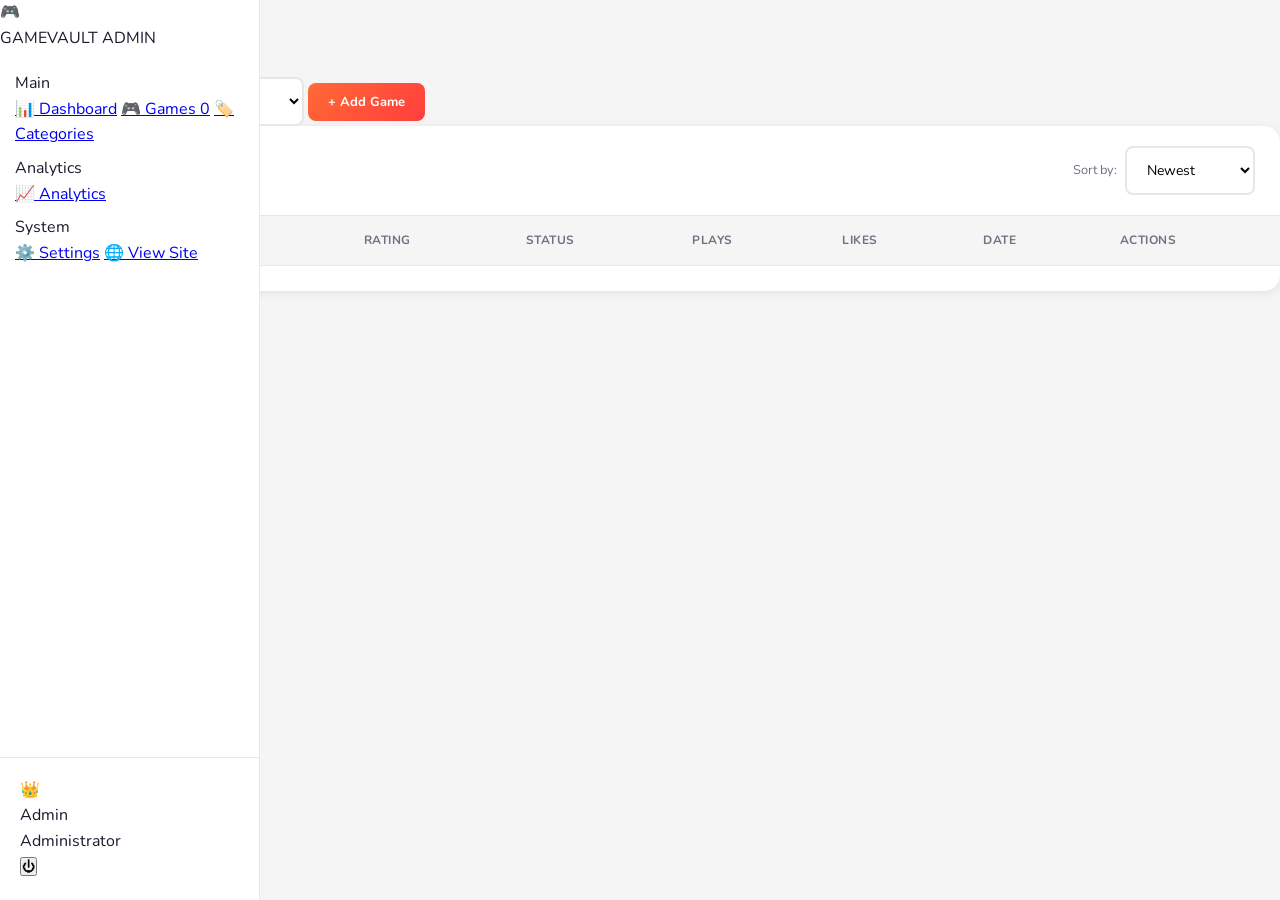
<file: admin/games.html>
<!DOCTYPE html>
<html lang="en">
<head>
  <meta charset="UTF-8">
  <meta name="viewport" content="width=device-width, initial-scale=1.0">
  <title>Games — GameVault Admin</title>
  <link rel="stylesheet" href="admin.css">
  <link rel="icon" type="image/svg+xml" href="data:image/svg+xml,<svg xmlns='http://www.w3.org/2000/svg' viewBox='0 0 100 100'><text y='.9em' font-size='90'>⚙️</text></svg>">
</head>
<body>
<div class="admin-layout">

  <aside class="sidebar" id="sidebar">
    <div class="sidebar-header">
      <div class="sidebar-logo-icon">🎮</div>
      <span class="sidebar-logo-text">GAMEVAULT</span>
      <span class="sidebar-badge">ADMIN</span>
    </div>
    <nav class="sidebar-nav">
      <div class="sidebar-section-label">Main</div>
      <a href="dashboard.html" class="sidebar-item"><span class="sidebar-item-icon">📊</span> Dashboard</a>
      <a href="games.html" class="sidebar-item active"><span class="sidebar-item-icon">🎮</span> Games <span class="sidebar-item-badge" id="sb-games-count">0</span></a>
      <a href="categories.html" class="sidebar-item"><span class="sidebar-item-icon">🏷️</span> Categories</a>
      <div class="sidebar-section-label" style="margin-top:.5rem">Analytics</div>
      <a href="analytics.html" class="sidebar-item"><span class="sidebar-item-icon">📈</span> Analytics</a>
      <div class="sidebar-section-label" style="margin-top:.5rem">System</div>
      <a href="settings.html" class="sidebar-item"><span class="sidebar-item-icon">⚙️</span> Settings</a>
      <a href="../index.html" class="sidebar-item" target="_blank"><span class="sidebar-item-icon">🌐</span> View Site</a>
    </nav>
    <div class="sidebar-footer">
      <div class="sidebar-user">
        <div class="sidebar-avatar">👑</div>
        <div>
          <div class="sidebar-user-name" id="admin-name">Admin</div>
          <div class="sidebar-user-role">Administrator</div>
        </div>
        <button class="logout-btn" onclick="logout()">⏻</button>
      </div>
    </div>
  </aside>

  <main class="admin-main">
    <header class="admin-header">
      <div>
        <div class="admin-header-title">Game Management</div>
        <div class="header-breadcrumb">Admin <span>›</span> Games</div>
      </div>
      <div class="header-actions">
        <div class="admin-search">
          <span>🔍</span>
          <input type="text" placeholder="Search games..." id="search-input" oninput="renderGames()">
        </div>
        <select class="form-select" id="filter-cat" style="width:160px" onchange="renderGames()">
          <option value="">All Categories</option>
        </select>
        <select class="form-select" id="filter-status" style="width:140px" onchange="renderGames()">
          <option value="">All Status</option>
          <option value="featured">Featured</option>
          <option value="hot">Hot</option>
          <option value="new">New</option>
          <option value="active">Active</option>
        </select>
        <button class="btn btn-primary" onclick="openGameForm()">+ Add Game</button>
      </div>
    </header>

    <div class="admin-content">
      <div class="card">
        <div class="card-header">
          <span class="card-title">🎮 All Games <span id="game-count-badge" style="font-size:.75rem;color:var(--text-muted);font-family:var(--font-body);font-weight:400"></span></span>
          <div style="display:flex;gap:.5rem;align-items:center">
            <span style="font-size:.8rem;color:var(--text-muted)">Sort by:</span>
            <select class="form-select btn-sm" id="sort-select" style="width:130px" onchange="renderGames()">
              <option value="newest">Newest</option>
              <option value="plays">Most Played</option>
              <option value="rating">Top Rated</option>
              <option value="likes">Most Liked</option>
            </select>
          </div>
        </div>
        <div style="overflow-x:auto">
          <table class="admin-table">
            <thead>
              <tr>
                <th>Game</th><th>Category</th><th>Rating</th><th>Status</th><th>Plays</th><th>Likes</th><th>Date</th><th>Actions</th>
              </tr>
            </thead>
            <tbody id="games-tbody"></tbody>
          </table>
        </div>
        <div class="pagination" id="pagination"></div>
      </div>
    </div>
  </main>
</div>

<!-- Add/Edit Game Modal -->
<div id="game-modal" class="admin-modal-overlay" style="display:none">
  <div class="admin-modal">
    <div class="admin-modal-header">
      <span class="admin-modal-title" id="modal-heading">Add New Game</span>
      <button class="admin-modal-close" onclick="closeGameModal()">✕</button>
    </div>
    <div class="admin-modal-body">
      <input type="hidden" id="game-id">
      <div class="form-row">
        <div class="form-group">
          <label class="form-label">Title *</label>
          <input type="text" class="form-input" id="game-title" placeholder="e.g. Shadow Warrior">
        </div>
        <div class="form-group">
          <label class="form-label">Category *</label>
          <select class="form-select" id="game-category"></select>
        </div>
      </div>
      <div class="form-row">
        <div class="form-group">
          <label class="form-label">Status</label>
          <select class="form-select" id="game-status">
            <option value="active">Active</option>
            <option value="featured">Featured</option>
            <option value="new">New</option>
            <option value="hot">Hot</option>
          </select>
        </div>
        <div class="form-group">
          <label class="form-label">Rating (0-10)</label>
          <input type="number" class="form-input" id="game-rating" step="0.1" min="0" max="10" placeholder="8.5">
        </div>
      </div>
      <div class="form-row">
        <div class="form-group">
          <label class="form-label">Image URL</label>
          <input type="text" class="form-input" id="game-image" placeholder="https://...">
        </div>
        <div class="form-group">
          <label class="form-label">Game URL (optional)</label>
          <input type="text" class="form-input" id="game-url" placeholder="https://...">
        </div>
      </div>
      <div class="form-row">
        <div class="form-group">
          <label class="form-label">Release Date</label>
          <input type="date" class="form-input" id="game-date">
        </div>
        <div class="form-group" style="display:flex;align-items:center;gap:1rem;padding-top:1.5rem">
          <label style="display:flex;align-items:center;gap:.5rem;cursor:pointer;font-size:.9rem">
            <input type="checkbox" id="game-featured"> Featured on Homepage
          </label>
        </div>
      </div>
      <div class="form-row full">
        <div class="form-group">
          <label class="form-label">Description</label>
          <textarea class="form-textarea" id="game-desc" placeholder="Game description..."></textarea>
        </div>
      </div>
    </div>
    <div class="admin-modal-footer">
      <button class="btn btn-secondary" onclick="closeGameModal()">Cancel</button>
      <button class="btn btn-primary" onclick="saveGame()">💾 Save Game</button>
    </div>
  </div>
</div>

<div id="toast-container" class="admin-toast"></div>

<script src="../assets/js/data.js"></script>
<script src="admin.js"></script>
<script>
if (!GameDB.isAdmin()) { window.location.href = 'index.html'; }

const PAGE_SIZE = 15;
let allGames = [], currentPage = 1;

function init() {
  const user = GameDB.getSession();
  if (user) document.getElementById('admin-name').textContent = user.username;

  allGames = GameDB.getGames();
  document.getElementById('sb-games-count').textContent = allGames.length;

  // Populate category filters
  const cats = GameDB.getCategories();
  const catFilter = document.getElementById('filter-cat');
  const catSelect = document.getElementById('game-category');
  cats.forEach(c => {
    catFilter.innerHTML += `<option value="${c.name}">${c.icon} ${c.name}</option>`;
    catSelect.innerHTML += `<option value="${c.name}">${c.name}</option>`;
  });

  // Check if ?edit=id
  const params = new URLSearchParams(location.search);
  if (params.get('edit')) openGameForm(params.get('edit'));
  if (params.get('action') === 'new') openGameForm();

  renderGames();
}

function getFiltered() {
  const q = document.getElementById('search-input').value.toLowerCase();
  const cat = document.getElementById('filter-cat').value;
  const status = document.getElementById('filter-status').value;
  const sort = document.getElementById('sort-select').value;

  let list = [...allGames];
  if (q) list = list.filter(g => g.title.toLowerCase().includes(q) || g.category.toLowerCase().includes(q));
  if (cat) list = list.filter(g => g.category === cat);
  if (status) list = list.filter(g => g.status === status);

  if (sort === 'plays') list.sort((a,b) => (b.plays||0)-(a.plays||0));
  else if (sort === 'rating') list.sort((a,b) => b.rating-a.rating);
  else if (sort === 'likes') list.sort((a,b) => (b.likes||0)-(a.likes||0));
  else list.sort((a,b) => new Date(b.createdAt)-new Date(a.createdAt));

  return list;
}

function renderGames() {
  const filtered = getFiltered();
  const total = filtered.length;
  const pages = Math.ceil(total / PAGE_SIZE);
  if (currentPage > pages) currentPage = 1;

  document.getElementById('game-count-badge').textContent = `(${total} games)`;

  const start = (currentPage-1)*PAGE_SIZE;
  const slice = filtered.slice(start, start+PAGE_SIZE);

  const tbody = document.getElementById('games-tbody');
  if (!slice.length) {
    tbody.innerHTML = `<tr><td colspan="8" style="text-align:center;padding:3rem;color:var(--text-muted)">🎮 No games found</td></tr>`;
  } else {
    tbody.innerHTML = slice.map(g => `
      <tr>
        <td>
          <div class="table-game-info">
            <div class="game-thumb" style="background:${getGameGradient(g.category)}">${getGameIcon(g.category)}</div>
            <div>
              <div class="table-game-title">${g.title}</div>
              <div class="table-game-dev">${g.featured?'⭐ Featured':''}</div>
            </div>
          </div>
        </td>
        <td style="color:var(--text-muted);font-size:.85rem">${g.category}</td>
        <td><span style="color:var(--accent)">★ ${g.rating||'—'}</span></td>
        <td><span class="badge badge-${g.status||'active'}">${g.status||'active'}</span></td>
        <td style="color:var(--text-muted);font-size:.85rem">▶ ${fmtNum(g.plays||0)}</td>
        <td style="color:var(--text-muted);font-size:.85rem">❤️ ${fmtNum(g.likes||0)}</td>
        <td style="color:var(--text-muted);font-size:.8rem">${g.createdAt||'—'}</td>
        <td>
          <div class="table-actions">
            <button class="action-btn" onclick="openGameForm('${g.id}')" title="Edit">✏️</button>
            <button class="action-btn danger" onclick="deleteGame('${g.id}','${g.title.replace(/'/g,"\\'")}')">🗑️</button>
          </div>
        </td>
      </tr>`).join('');
  }

  // Pagination
  const pag = document.getElementById('pagination');
  if (pages <= 1) { pag.innerHTML = ''; return; }
  let pagHtml = `<button class="page-btn" onclick="goPage(${currentPage-1})" ${currentPage===1?'disabled':''}>‹</button>`;
  for (let i = 1; i <= pages; i++) {
    if (i===1||i===pages||Math.abs(i-currentPage)<=1) pagHtml += `<button class="page-btn ${i===currentPage?'active':''}" onclick="goPage(${i})">${i}</button>`;
    else if (Math.abs(i-currentPage)===2) pagHtml += `<span style="padding:0 .3rem;color:var(--text-muted)">…</span>`;
  }
  pagHtml += `<button class="page-btn" onclick="goPage(${currentPage+1})" ${currentPage===pages?'disabled':''}>›</button>`;
  pag.innerHTML = pagHtml;
}

function goPage(p) { currentPage = p; renderGames(); }

function fmtNum(n) { return n>=1000000?(n/1e6).toFixed(1)+'M':n>=1000?(n/1000).toFixed(1)+'K':n; }

// ---- Game Form ----
function openGameForm(id) {
  const modal = document.getElementById('game-modal');
  if (id) {
    const g = allGames.find(g => String(g.id) === String(id));
    if (!g) return;
    document.getElementById('modal-heading').textContent = '✏️ Edit Game';
    document.getElementById('game-id').value = g.id;
    document.getElementById('game-title').value = g.title;
    document.getElementById('game-category').value = g.category;
    document.getElementById('game-status').value = g.status || 'active';
    document.getElementById('game-rating').value = g.rating || '';
    document.getElementById('game-image').value = g.image || '';
    document.getElementById('game-url').value = g.url || '';
    document.getElementById('game-date').value = g.createdAt || '';
    document.getElementById('game-featured').checked = !!g.featured;
    document.getElementById('game-desc').value = g.desc || g.description || '';
  } else {
    document.getElementById('modal-heading').textContent = '➕ Add New Game';
    document.getElementById('game-id').value = '';
    document.getElementById('game-title').value = '';
    document.getElementById('game-status').value = 'new';
    document.getElementById('game-rating').value = '';
    document.getElementById('game-image').value = '';
    document.getElementById('game-url').value = '';
    document.getElementById('game-date').value = new Date().toISOString().split('T')[0];
    document.getElementById('game-featured').checked = false;
    document.getElementById('game-desc').value = '';
  }
  modal.style.display = 'flex';
}

function closeGameModal() { document.getElementById('game-modal').style.display = 'none'; }

function saveGame() {
  const id = document.getElementById('game-id').value;
  const title = document.getElementById('game-title').value.trim();
  const category = document.getElementById('game-category').value;
  const rating = parseFloat(document.getElementById('game-rating').value) || 0;

  if (!title) { AdminToast.show('Game title is required', 'error'); return; }

  const gameData = {
    ...(id ? { id } : {}),
    title, category,
    status: document.getElementById('game-status').value,
    rating: Math.min(10, Math.max(0, rating)),
    image: document.getElementById('game-image').value.trim() || `https://picsum.photos/seed/${Date.now()}/400/280`,
    url: document.getElementById('game-url').value.trim(),
    createdAt: document.getElementById('game-date').value,
    featured: document.getElementById('game-featured').checked,
    desc: document.getElementById('game-desc').value.trim(),
  };

  GameDB.saveGame(gameData);
  allGames = GameDB.getGames();
  document.getElementById('sb-games-count').textContent = allGames.length;
  closeGameModal();
  renderGames();
  AdminToast.show(id ? 'Game updated!' : 'Game added!', 'success');
}

function deleteGame(id, name) {
  AdminHelper.confirmDelete(id, name, () => {
    GameDB.deleteGame(id);
    allGames = GameDB.getGames();
    document.getElementById('sb-games-count').textContent = allGames.length;
    renderGames();
    AdminToast.show('Game deleted!', 'success');
  });
}

function logout() { GameDB.logout(); window.location.href = 'index.html'; }

init();
</script>
</body>
</html>
</file>
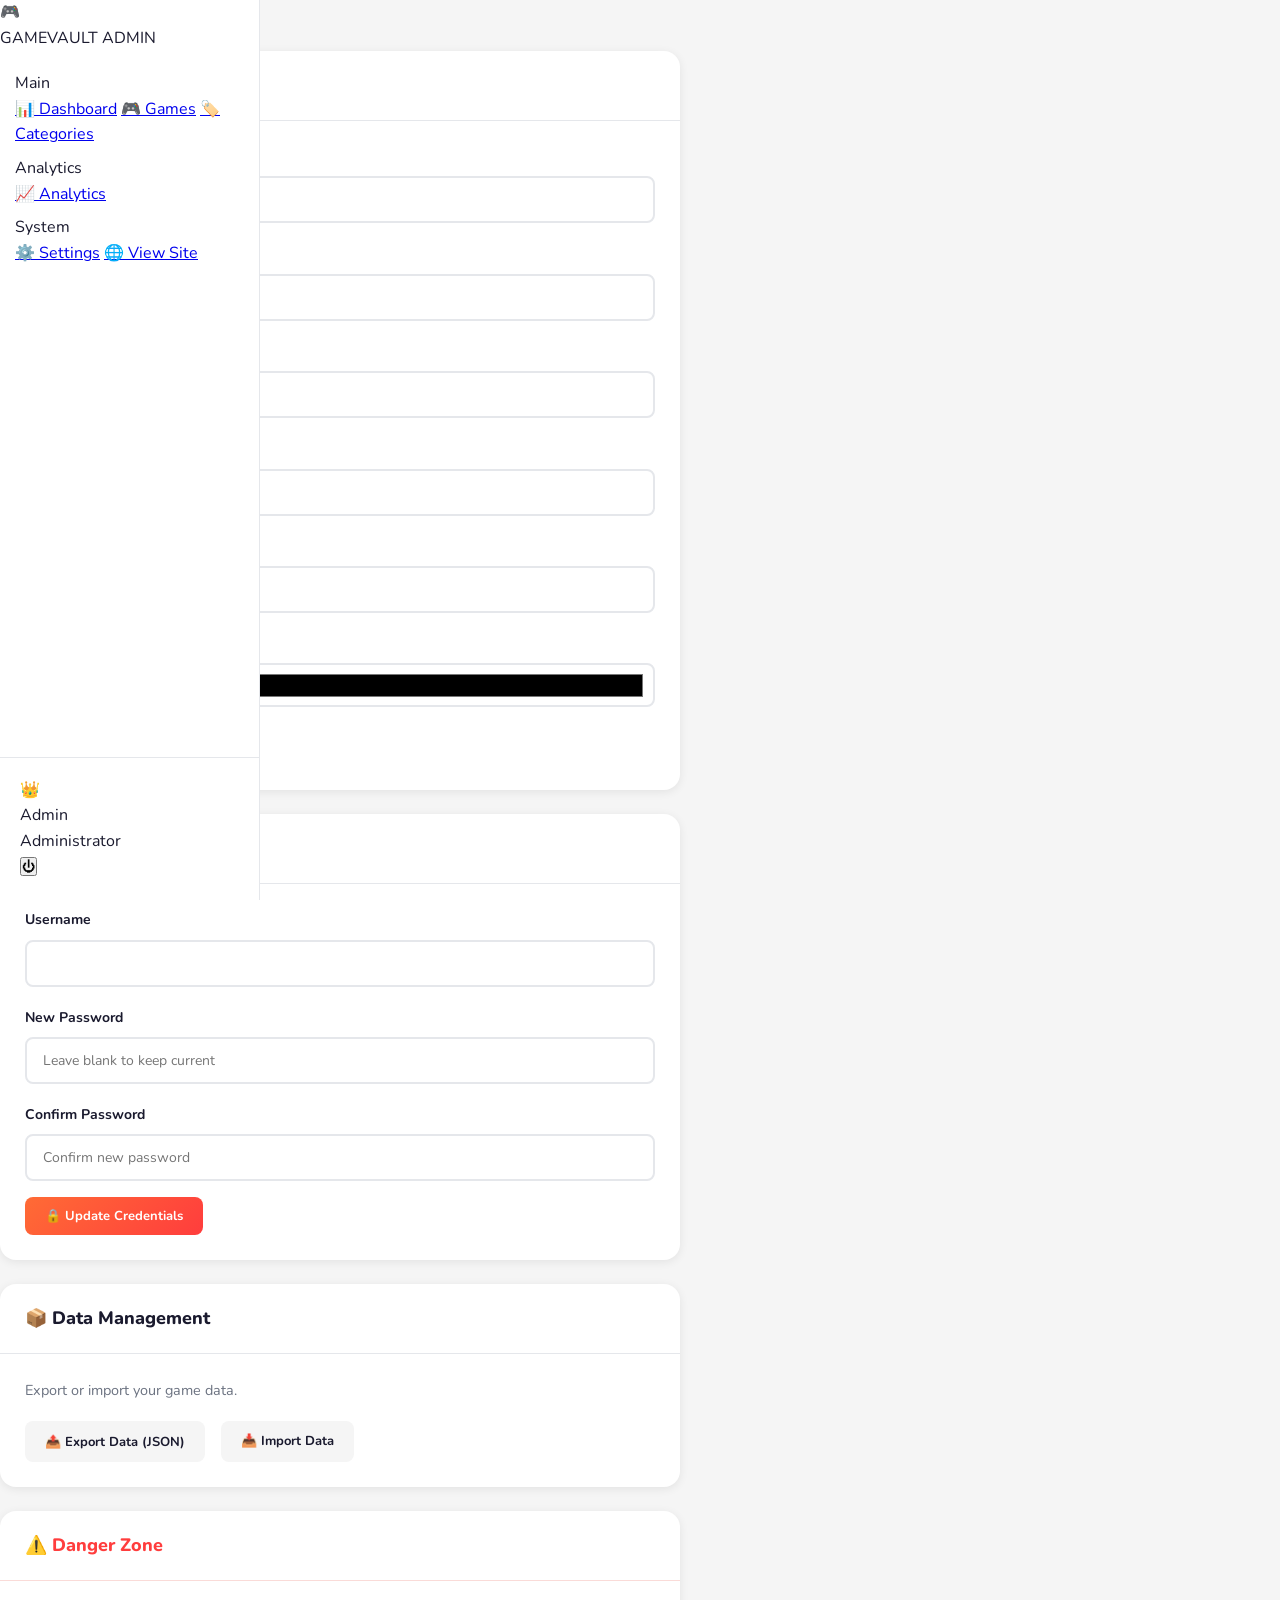
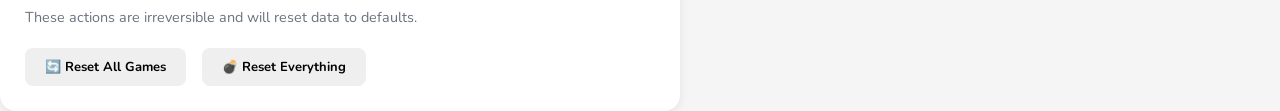
<file: admin/settings.html>
<!DOCTYPE html>
<html lang="en">
<head>
  <meta charset="UTF-8">
  <meta name="viewport" content="width=device-width, initial-scale=1.0">
  <title>Settings — GameVault Admin</title>
  <link rel="stylesheet" href="admin.css">
  <link rel="icon" type="image/svg+xml" href="data:image/svg+xml,<svg xmlns='http://www.w3.org/2000/svg' viewBox='0 0 100 100'><text y='.9em' font-size='90'>⚙️</text></svg>">
</head>
<body>
<div class="admin-layout">
  <aside class="sidebar">
    <div class="sidebar-header">
      <div class="sidebar-logo-icon">🎮</div>
      <span class="sidebar-logo-text">GAMEVAULT</span>
      <span class="sidebar-badge">ADMIN</span>
    </div>
    <nav class="sidebar-nav">
      <div class="sidebar-section-label">Main</div>
      <a href="dashboard.html" class="sidebar-item"><span class="sidebar-item-icon">📊</span> Dashboard</a>
      <a href="games.html" class="sidebar-item"><span class="sidebar-item-icon">🎮</span> Games</a>
      <a href="categories.html" class="sidebar-item"><span class="sidebar-item-icon">🏷️</span> Categories</a>
      <div class="sidebar-section-label" style="margin-top:.5rem">Analytics</div>
      <a href="analytics.html" class="sidebar-item"><span class="sidebar-item-icon">📈</span> Analytics</a>
      <div class="sidebar-section-label" style="margin-top:.5rem">System</div>
      <a href="settings.html" class="sidebar-item active"><span class="sidebar-item-icon">⚙️</span> Settings</a>
      <a href="../index.html" class="sidebar-item" target="_blank"><span class="sidebar-item-icon">🌐</span> View Site</a>
    </nav>
    <div class="sidebar-footer">
      <div class="sidebar-user">
        <div class="sidebar-avatar">👑</div>
        <div><div class="sidebar-user-name" id="admin-name">Admin</div><div class="sidebar-user-role">Administrator</div></div>
        <button class="logout-btn" onclick="logout()">⏻</button>
      </div>
    </div>
  </aside>
  <main class="admin-main">
    <header class="admin-header">
      <div>
        <div class="admin-header-title">Settings</div>
        <div class="header-breadcrumb">Admin <span>›</span> Settings</div>
      </div>
    </header>
    <div class="admin-content">
      <div style="max-width:680px">

        <!-- Site Settings -->
        <div class="card" style="margin-bottom:1.5rem">
          <div class="card-header"><span class="card-title">🌐 Site Settings</span></div>
          <div class="card-body">
            <div class="form-row">
              <div class="form-group">
                <label class="form-label">Site Name</label>
                <input type="text" class="form-input" id="s-name" placeholder="GameVault">
              </div>
              <div class="form-group">
                <label class="form-label">Tagline</label>
                <input type="text" class="form-input" id="s-tagline" placeholder="Play Free Online Games">
              </div>
            </div>
            <div class="form-row full">
              <div class="form-group">
                <label class="form-label">Hero Title</label>
                <input type="text" class="form-input" id="s-hero-title">
              </div>
            </div>
            <div class="form-row full">
              <div class="form-group">
                <label class="form-label">Hero Subtitle</label>
                <input type="text" class="form-input" id="s-hero-sub">
              </div>
            </div>
            <div class="form-row">
              <div class="form-group">
                <label class="form-label">Featured Games Count</label>
                <input type="number" class="form-input" id="s-featured-count" min="1" max="20">
              </div>
              <div class="form-group">
                <label class="form-label">Accent Color</label>
                <input type="color" class="form-input" id="s-accent-color" style="height:44px;cursor:pointer;padding:.3rem .5rem">
              </div>
            </div>
            <button class="btn btn-primary" onclick="saveSiteSettings()">💾 Save Site Settings</button>
          </div>
        </div>

        <!-- Admin Account -->
        <div class="card" style="margin-bottom:1.5rem">
          <div class="card-header"><span class="card-title">🔐 Admin Account</span></div>
          <div class="card-body">
            <div class="form-row">
              <div class="form-group">
                <label class="form-label">Username</label>
                <input type="text" class="form-input" id="s-user">
              </div>
              <div class="form-group">
                <label class="form-label">New Password</label>
                <input type="password" class="form-input" id="s-pass" placeholder="Leave blank to keep current">
              </div>
            </div>
            <div class="form-group" style="margin-bottom:1rem">
              <label class="form-label">Confirm Password</label>
              <input type="password" class="form-input" id="s-pass2" placeholder="Confirm new password">
            </div>
            <button class="btn btn-primary" onclick="saveAccountSettings()">🔒 Update Credentials</button>
          </div>
        </div>

        <!-- Data Management -->
        <div class="card" style="margin-bottom:1.5rem">
          <div class="card-header"><span class="card-title">📦 Data Management</span></div>
          <div class="card-body">
            <p style="color:var(--text-muted);font-size:.9rem;margin-bottom:1.2rem">Export or import your game data.</p>
            <div style="display:flex;gap:1rem;flex-wrap:wrap">
              <button class="btn btn-secondary" onclick="exportData()">📤 Export Data (JSON)</button>
              <label class="btn btn-secondary" style="cursor:pointer">
                📥 Import Data
                <input type="file" accept=".json" onchange="importData(event)" style="display:none">
              </label>
            </div>
          </div>
        </div>

        <!-- Danger Zone -->
        <div class="card" style="border-color:rgba(231,76,60,0.3)">
          <div class="card-header" style="border-color:rgba(231,76,60,0.2)">
            <span class="card-title" style="color:var(--danger)">⚠️ Danger Zone</span>
          </div>
          <div class="card-body">
            <p style="color:var(--text-muted);font-size:.9rem;margin-bottom:1.2rem">These actions are irreversible and will reset data to defaults.</p>
            <div style="display:flex;gap:1rem;flex-wrap:wrap">
              <button class="btn btn-danger" onclick="resetGames()">🔄 Reset All Games</button>
              <button class="btn btn-danger" onclick="resetAll()">💣 Reset Everything</button>
            </div>
          </div>
        </div>

      </div>
    </div>
  </main>
</div>
<div id="toast-container" class="admin-toast"></div>
<script src="../assets/js/data.js"></script>
<script src="admin.js"></script>
<script>
if (!GameDB.isAdmin()) { window.location.href = 'index.html'; }
const sessionUser = GameDB.getSession();
if (sessionUser) document.getElementById('admin-name').textContent = sessionUser.username;

// Load settings
const s = GameDB.getSettings();
document.getElementById('s-name').value = s.siteName || '';
document.getElementById('s-tagline').value = s.tagline || '';
document.getElementById('s-hero-title').value = s.heroTitle || '';
document.getElementById('s-hero-sub').value = s.heroSubtitle || '';
document.getElementById('s-featured-count').value = s.featuredCount || 8;
document.getElementById('s-accent-color').value = s.accentColor || '#ff8800';
document.getElementById('s-user').value = s.adminUser || 'admin';

function saveSiteSettings() {
  const curr = GameDB.getSettings();
  GameDB.saveSettings({
    ...curr,
    siteName: document.getElementById('s-name').value.trim() || curr.siteName,
    tagline: document.getElementById('s-tagline').value.trim() || curr.tagline,
    heroTitle: document.getElementById('s-hero-title').value.trim() || curr.heroTitle,
    heroSubtitle: document.getElementById('s-hero-sub').value.trim() || curr.heroSubtitle,
    featuredCount: parseInt(document.getElementById('s-featured-count').value) || 8,
    accentColor: document.getElementById('s-accent-color').value,
  });
  AdminToast.show('Site settings saved!', 'success');
}

function saveAccountSettings() {
  const username = document.getElementById('s-user').value.trim();
  const pass = document.getElementById('s-pass').value;
  const pass2 = document.getElementById('s-pass2').value;
  if (!username) { AdminToast.show('Username cannot be empty', 'error'); return; }
  if (pass && pass !== pass2) { AdminToast.show('Passwords do not match', 'error'); return; }
  if (pass && pass.length < 6) { AdminToast.show('Password must be at least 6 characters', 'error'); return; }
  GameDB.updateAdminCredentials(username, pass || null);
  document.getElementById('s-pass').value = '';
  document.getElementById('s-pass2').value = '';
  AdminToast.show('Credentials updated! Please re-login if you changed your password.', 'success');
}

function exportData() {
  const data = {
    games: GameDB.getGames(),
    categories: GameDB.getCategories(),
    settings: GameDB.getSettings(),
    exportedAt: new Date().toISOString(),
  };
  const blob = new Blob([JSON.stringify(data, null, 2)], { type: 'application/json' });
  const url = URL.createObjectURL(blob);
  const a = document.createElement('a');
  a.href = url; a.download = 'gamevault-export.json'; a.click();
  URL.revokeObjectURL(url);
  AdminToast.show('Data exported successfully!', 'success');
}

function importData(e) {
  const file = e.target.files[0];
  if (!file) return;
  const reader = new FileReader();
  reader.onload = (ev) => {
    try {
      const data = JSON.parse(ev.target.result);
      if (data.games) localStorage.setItem('gv_games', JSON.stringify(data.games));
      if (data.categories) localStorage.setItem('gv_cats', JSON.stringify(data.categories));
      if (data.settings) localStorage.setItem('gv_settings', JSON.stringify(data.settings));
      AdminToast.show('Data imported successfully! Reloading...', 'success');
      setTimeout(() => location.reload(), 1500);
    } catch(err) {
      AdminToast.show('Import failed: Invalid JSON file', 'error');
    }
  };
  reader.readAsText(file);
}

function resetGames() {
  const overlay = document.createElement('div');
  overlay.className = 'confirm-dialog';
  overlay.innerHTML = `<div class="confirm-box"><div class="confirm-icon">🔄</div><div class="confirm-title">RESET GAMES</div><div class="confirm-text">This will delete all games and restore the 16 default sample games.</div><div class="confirm-actions"><button class="btn btn-secondary" onclick="this.closest('.confirm-dialog').remove()">Cancel</button><button class="btn btn-danger" id="do-reset">Reset</button></div></div>`;
  document.body.appendChild(overlay);
  overlay.querySelector('#do-reset').addEventListener('click', () => {
    localStorage.removeItem('gv_games');
    GameDB.init();
    overlay.remove();
    AdminToast.show('Games reset to defaults!', 'success');
  });
}

function resetAll() {
  const overlay = document.createElement('div');
  overlay.className = 'confirm-dialog';
  overlay.innerHTML = `<div class="confirm-box"><div class="confirm-icon">💣</div><div class="confirm-title">RESET EVERYTHING</div><div class="confirm-text">This will delete ALL data. You will be logged out.</div><div class="confirm-actions"><button class="btn btn-secondary" onclick="this.closest('.confirm-dialog').remove()">Cancel</button><button class="btn btn-danger" id="do-reset-all">Reset All</button></div></div>`;
  document.body.appendChild(overlay);
  overlay.querySelector('#do-reset-all').addEventListener('click', () => {
    GameDB.resetAll();
    window.location.href = 'index.html';
  });
}

function logout() { GameDB.logout(); window.location.href = 'index.html'; }
</script>
</body>
</html>
</file>
<file: admin/admin.css>
@import url('https://fonts.googleapis.com/css2?family=Nunito:wght@400;500;600;700;800;900&display=swap');

:root {
    --primary: #ff6b35;
    --primary-dark: #e55a2b;
    --secondary: #ff3d3d;
    --accent: #764ba2;
    --success: #22c55e;
    --warning: #facc15;
    --danger: #ff3d3d;
    --info: #3b82f6;
    --bg: #f5f5f5;
    --bg-sidebar: #ffffff;
    --bg-card: #ffffff;
    --bg-card2: #f9fafb;
    --bg-input: #f3f4f6;
    --text: #1a1a2e;
    --text-muted: #6b7280;
    --border: #e5e7eb;
    --shadow: 0 2px 10px rgba(0,0,0,0.08);
    --shadow-lg: 0 10px 40px rgba(0,0,0,0.12);
    --gradient: linear-gradient(135deg, #ff6b35, #ff3d3d);
    --gradient-purple: linear-gradient(135deg, #667eea, #764ba2);
    --sidebar-width: 260px;
    --header-height: 70px;
    --radius: 16px;
    --radius-sm: 8px;
    --font-main: 'Nunito', -apple-system, BlinkMacSystemFont, sans-serif;
}

* {
    margin: 0;
    padding: 0;
    box-sizing: border-box;
}

body {
    font-family: var(--font-main);
    background: var(--bg);
    color: var(--text);
    line-height: 1.6;
    min-height: 100vh;
}

/* Sidebar */
.sidebar {
    position: fixed;
    left: 0;
    top: 0;
    bottom: 0;
    width: var(--sidebar-width);
    background: var(--bg-sidebar);
    border-right: 1px solid var(--border);
    display: flex;
    flex-direction: column;
    z-index: 100;
}

.sidebar-logo {
    padding: 25px;
    border-bottom: 1px solid var(--border);
}

.sidebar-logo a {
    font-size: 24px;
    font-weight: 900;
    color: var(--primary);
    text-decoration: none;
}

.sidebar-logo span {
    color: var(--text);
}

.sidebar-nav {
    flex: 1;
    padding: 20px 15px;
    overflow-y: auto;
}

.nav-section {
    margin-bottom: 25px;
}

.nav-section-title {
    font-size: 11px;
    font-weight: 800;
    color: var(--text-muted);
    text-transform: uppercase;
    letter-spacing: 1px;
    padding: 0 12px;
    margin-bottom: 10px;
}

.nav-item {
    display: flex;
    align-items: center;
    gap: 12px;
    padding: 12px 15px;
    border-radius: var(--radius);
    color: var(--text-muted);
    text-decoration: none;
    font-weight: 600;
    font-size: 14px;
    transition: all 0.3s ease;
    margin-bottom: 5px;
}

.nav-item:hover {
    background: var(--bg);
    color: var(--text);
}

.nav-item.active {
    background: var(--gradient);
    color: white;
}

.nav-item .icon {
    font-size: 20px;
}

.sidebar-footer {
    padding: 20px;
    border-top: 1px solid var(--border);
}

.user-info {
    display: flex;
    align-items: center;
    gap: 12px;
}

.user-avatar {
    width: 40px;
    height: 40px;
    border-radius: 50%;
    background: var(--gradient-purple);
    display: flex;
    align-items: center;
    justify-content: center;
    color: white;
    font-weight: 700;
    font-size: 16px;
}

.user-details {
    flex: 1;
}

.user-name {
    font-weight: 700;
    font-size: 14px;
}

.user-role {
    font-size: 12px;
    color: var(--text-muted);
}

/* Main Content */
.main-content {
    margin-left: var(--sidebar-width);
    min-height: 100vh;
}

/* Header */
.header {
    background: var(--bg-sidebar);
    height: var(--header-height);
    border-bottom: 1px solid var(--border);
    display: flex;
    align-items: center;
    justify-content: space-between;
    padding: 0 30px;
    position: sticky;
    top: 0;
    z-index: 50;
}

.header-left h1 {
    font-size: 24px;
    font-weight: 800;
}

.header-right {
    display: flex;
    align-items: center;
    gap: 20px;
}

.header-search {
    position: relative;
}

.header-search input {
    padding: 10px 20px;
    padding-left: 40px;
    border: 2px solid var(--border);
    border-radius: 50px;
    font-size: 14px;
    font-family: inherit;
    width: 250px;
    background: var(--bg);
    transition: all 0.3s ease;
}

.header-search input:focus {
    outline: none;
    border-color: var(--primary);
    background: white;
}

.header-search::before {
    content: "🔍";
    position: absolute;
    left: 14px;
    top: 50%;
    transform: translateY(-50%);
    font-size: 14px;
}

.header-btn {
    width: 40px;
    height: 40px;
    border-radius: 50%;
    background: var(--bg);
    border: none;
    font-size: 18px;
    cursor: pointer;
    transition: all 0.3s ease;
    display: flex;
    align-items: center;
    justify-content: center;
    position: relative;
}

.header-btn:hover {
    background: var(--primary);
    color: white;
}

.header-btn .badge {
    position: absolute;
    top: -2px;
    right: -2px;
    width: 18px;
    height: 18px;
    background: var(--danger);
    color: white;
    border-radius: 50%;
    font-size: 10px;
    font-weight: 700;
    display: flex;
    align-items: center;
    justify-content: center;
}

/* Page Content */
.page-content {
    padding: 30px;
}

/* Stats Grid */
.stats-grid {
    display: grid;
    grid-template-columns: repeat(auto-fit, minmax(250px, 1fr));
    gap: 25px;
    margin-bottom: 30px;
}

.stat-card {
    background: var(--bg-card);
    border-radius: var(--radius);
    padding: 25px;
    box-shadow: var(--shadow);
    display: flex;
    align-items: center;
    gap: 20px;
    transition: all 0.3s ease;
}

.stat-card:hover {
    transform: translateY(-5px);
    box-shadow: var(--shadow-lg);
}

.stat-icon {
    width: 60px;
    height: 60px;
    border-radius: var(--radius);
    display: flex;
    align-items: center;
    justify-content: center;
    font-size: 28px;
}

.stat-icon.orange { background: rgba(255,107,53,0.15); color: var(--primary); }
.stat-icon.purple { background: rgba(118,75,162,0.15); color: var(--accent); }
.stat-icon.green { background: rgba(34,197,94,0.15); color: var(--success); }
.stat-icon.blue { background: rgba(59,130,246,0.15); color: var(--info); }

.stat-info h3 {
    font-size: 28px;
    font-weight: 900;
    margin-bottom: 5px;
}

.stat-info p {
    color: var(--text-muted);
    font-size: 14px;
}

.stat-change {
    font-size: 12px;
    font-weight: 700;
    padding: 4px 10px;
    border-radius: 50px;
    display: inline-block;
    margin-top: 8px;
}

.stat-change.up {
    background: rgba(34,197,94,0.15);
    color: var(--success);
}

.stat-change.down {
    background: rgba(255,59,59,0.15);
    color: var(--danger);
}

/* Cards */
.card {
    background: var(--bg-card);
    border-radius: var(--radius);
    box-shadow: var(--shadow);
    overflow: hidden;
}

.card-header {
    padding: 20px 25px;
    border-bottom: 1px solid var(--border);
    display: flex;
    align-items: center;
    justify-content: space-between;
}

.card-title {
    font-size: 18px;
    font-weight: 800;
}

.card-body {
    padding: 25px;
}

/* Tables */
.table-container {
    overflow-x: auto;
}

table {
    width: 100%;
    border-collapse: collapse;
}

th, td {
    padding: 15px 20px;
    text-align: left;
    border-bottom: 1px solid var(--border);
}

th {
    font-weight: 700;
    font-size: 12px;
    text-transform: uppercase;
    letter-spacing: 0.5px;
    color: var(--text-muted);
    background: var(--bg);
}

tr:hover {
    background: var(--bg);
}

.table-img {
    width: 60px;
    height: 45px;
    border-radius: var(--radius-sm);
    object-fit: cover;
}

.status {
    padding: 5px 12px;
    border-radius: 50px;
    font-size: 12px;
    font-weight: 700;
    display: inline-block;
}

.status.active {
    background: rgba(34,197,94,0.15);
    color: var(--success);
}

.status.inactive {
    background: rgba(255,59,59,0.15);
    color: var(--danger);
}

.status.pending {
    background: rgba(250,204,21,0.15);
    color: #ca8a04;
}

/* Buttons */
.btn {
    padding: 10px 20px;
    border-radius: var(--radius-sm);
    font-weight: 700;
    font-size: 13px;
    font-family: inherit;
    cursor: pointer;
    transition: all 0.3s ease;
    border: none;
    display: inline-flex;
    align-items: center;
    gap: 8px;
}

.btn-primary {
    background: var(--gradient);
    color: white;
}

.btn-primary:hover {
    transform: translateY(-2px);
    box-shadow: 0 5px 15px rgba(255,107,53,0.4);
}

.btn-secondary {
    background: var(--bg);
    color: var(--text);
}

.btn-secondary:hover {
    background: var(--border);
}

.btn-sm {
    padding: 6px 12px;
    font-size: 12px;
}

.btn-icon {
    width: 32px;
    height: 32px;
    padding: 0;
    display: flex;
    align-items: center;
    justify-content: center;
    border-radius: var(--radius-sm);
    background: var(--bg);
    border: none;
    cursor: pointer;
    transition: all 0.3s ease;
}

.btn-icon:hover {
    background: var(--primary);
    color: white;
}

/* Forms */
.form-group {
    margin-bottom: 20px;
}

.form-label {
    display: block;
    font-weight: 700;
    font-size: 14px;
    margin-bottom: 8px;
}

.form-input,
.form-select,
.form-textarea {
    width: 100%;
    padding: 12px 16px;
    border: 2px solid var(--border);
    border-radius: var(--radius-sm);
    font-size: 14px;
    font-family: inherit;
    transition: all 0.3s ease;
    background: var(--bg-card);
}

.form-input:focus,
.form-select:focus,
.form-textarea:focus {
    outline: none;
    border-color: var(--primary);
    box-shadow: 0 0 0 4px rgba(255,107,53,0.1);
}

.form-textarea {
    min-height: 120px;
    resize: vertical;
}

/* Grid layouts */
.grid-2 {
    display: grid;
    grid-template-columns: repeat(2, 1fr);
    gap: 25px;
}

.grid-3 {
    display: grid;
    grid-template-columns: repeat(3, 1fr);
    gap: 25px;
}

/* Responsive */
@media (max-width: 1024px) {
    .sidebar {
        transform: translateX(-100%);
    }
    
    .main-content {
        margin-left: 0;
    }
    
    .grid-2,
    .grid-3 {
        grid-template-columns: 1fr;
    }
}

/* Chart placeholder */
.chart-placeholder {
    height: 300px;
    background: linear-gradient(135deg, rgba(118,75,162,0.1), rgba(118,75,162,0.05));
    border-radius: var(--radius);
    display: flex;
    align-items: center;
    justify-content: center;
    color: var(--text-muted);
    font-weight: 600;
}

/* Pagination */
.pagination {
    display: flex;
    align-items: center;
    justify-content: center;
    gap: 10px;
    margin-top: 25px;
}

.pagination button {
    width: 36px;
    height: 36px;
    border-radius: 50%;
    border: 2px solid var(--border);
    background: white;
    cursor: pointer;
    font-weight: 700;
    transition: all 0.3s ease;
}

.pagination button:hover,
.pagination button.active {
    background: var(--primary);
    border-color: var(--primary);
    color: white;
}
</file>
